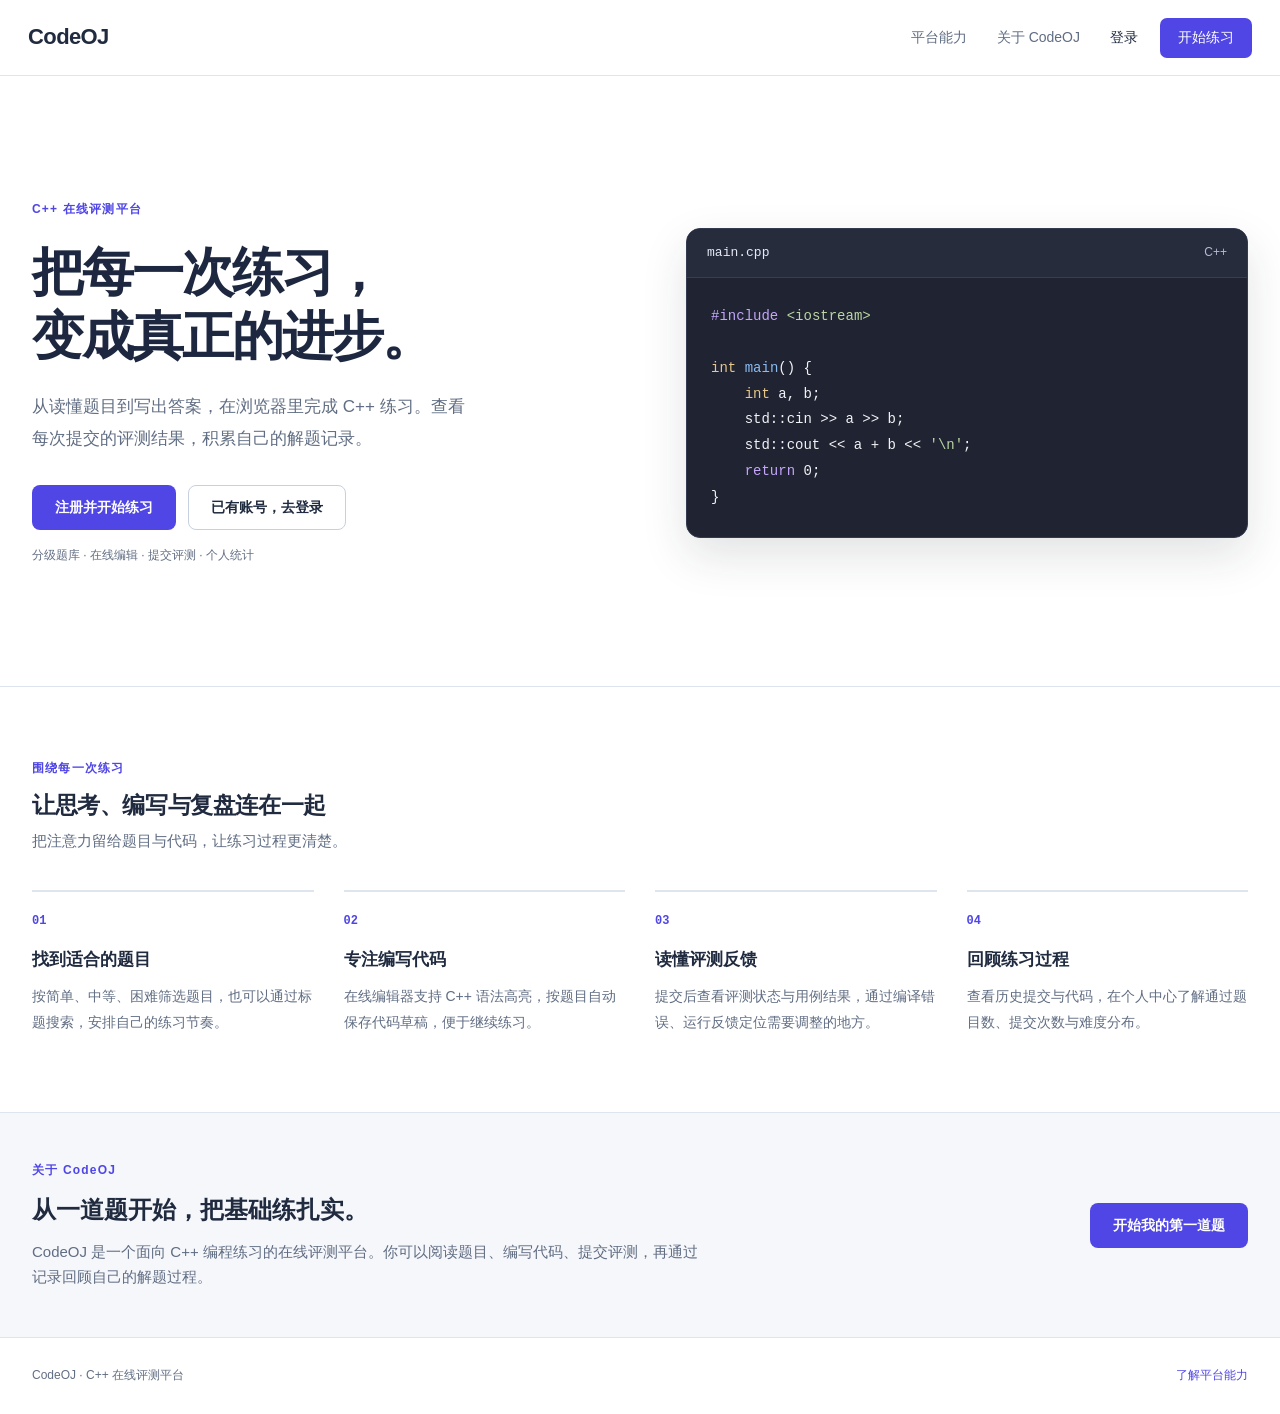
<file: C++/public/index.html>
<!DOCTYPE html>
<html lang="zh-CN">
<head>
    <meta charset="UTF-8">
    <meta name="viewport" content="width=device-width, initial-scale=1.0">
    <meta name="description" content="在 CodeOJ 练习 C++ 编程：浏览分级题库，在线编写代码，查看评测结果与自己的提交记录。">
    <title>CodeOJ - 让每一次编程练习都有收获</title>
    <link rel="stylesheet" href="css/style.css">
</head>
<body>
    <div class="landing-container">
        <header class="landing-header">
            <a href="index.html" class="logo" aria-label="CodeOJ 首页">
                <span class="logo-text">CodeOJ</span>
            </a>
            <nav class="landing-nav" aria-label="首页导航">
                <a href="#features">平台能力</a>
                <a href="#about">关于 CodeOJ</a>
                <a href="login.html" class="btn-login">登录</a>
                <a href="register.html" class="btn-register">开始练习</a>
            </nav>
        </header>

        <main>
            <section class="hero" aria-labelledby="heroTitle">
                <div class="hero-content">
                    <p class="hero-kicker">C++ 在线评测平台</p>
                    <h1 id="heroTitle" class="hero-title">把每一次练习，<br>变成真正的进步。</h1>
                    <p class="hero-subtitle">从读懂题目到写出答案，在浏览器里完成 C++ 练习。查看每次提交的评测结果，积累自己的解题记录。</p>
                    <div class="hero-buttons">
                        <a href="register.html" class="btn-primary">注册并开始练习</a>
                        <a href="login.html" class="btn-secondary">已有账号，去登录</a>
                    </div>
                    <p class="hero-note">分级题库 · 在线编辑 · 提交评测 · 个人统计</p>
                </div>
                <div class="hero-visual" aria-label="C++ 两数求和代码示例">
                    <div class="code-window">
                        <div class="code-header">
                            <span class="filename">main.cpp</span>
                            <span class="code-language">C++</span>
                        </div>
                        <pre class="code-body"><code><span class="kw">#include</span> <span class="str">&lt;iostream&gt;</span>

<span class="type">int</span> <span class="fn">main</span>() {
    <span class="type">int</span> a, b;
    std::cin &gt;&gt; a &gt;&gt; b;
    std::cout &lt;&lt; a + b &lt;&lt; <span class="str">'\n'</span>;
    <span class="kw">return</span> 0;
}</code></pre>
                    </div>
                </div>
            </section>

            <section id="features" class="features" aria-labelledby="featuresTitle">
                <div class="section-heading">
                    <p class="eyebrow">围绕每一次练习</p>
                    <h2 id="featuresTitle">让思考、编写与复盘连在一起</h2>
                    <p>把注意力留给题目与代码，让练习过程更清楚。</p>
                </div>
                <div class="feature-grid">
                    <article class="feature-card">
                        <p class="feature-number" aria-hidden="true">01</p>
                        <h3>找到适合的题目</h3>
                        <p>按简单、中等、困难筛选题目，也可以通过标题搜索，安排自己的练习节奏。</p>
                    </article>
                    <article class="feature-card">
                        <p class="feature-number" aria-hidden="true">02</p>
                        <h3>专注编写代码</h3>
                        <p>在线编辑器支持 C++ 语法高亮，按题目自动保存代码草稿，便于继续练习。</p>
                    </article>
                    <article class="feature-card">
                        <p class="feature-number" aria-hidden="true">03</p>
                        <h3>读懂评测反馈</h3>
                        <p>提交后查看评测状态与用例结果，通过编译错误、运行反馈定位需要调整的地方。</p>
                    </article>
                    <article class="feature-card">
                        <p class="feature-number" aria-hidden="true">04</p>
                        <h3>回顾练习过程</h3>
                        <p>查看历史提交与代码，在个人中心了解通过题目数、提交次数与难度分布。</p>
                    </article>
                </div>
            </section>

            <section id="about" class="about-section" aria-labelledby="aboutTitle">
                <div class="about-content">
                    <div class="about-copy">
                        <p class="eyebrow">关于 CodeOJ</p>
                        <h2 id="aboutTitle">从一道题开始，把基础练扎实。</h2>
                        <p>CodeOJ 是一个面向 C++ 编程练习的在线评测平台。你可以阅读题目、编写代码、提交评测，再通过记录回顾自己的解题过程。</p>
                    </div>
                    <a href="register.html" class="btn-primary">开始我的第一道题</a>
                </div>
            </section>
        </main>

        <footer class="landing-footer">
            <p>CodeOJ · C++ 在线评测平台</p>
            <a href="#features">了解平台能力</a>
        </footer>
    </div>
</body>
</html>
</file>
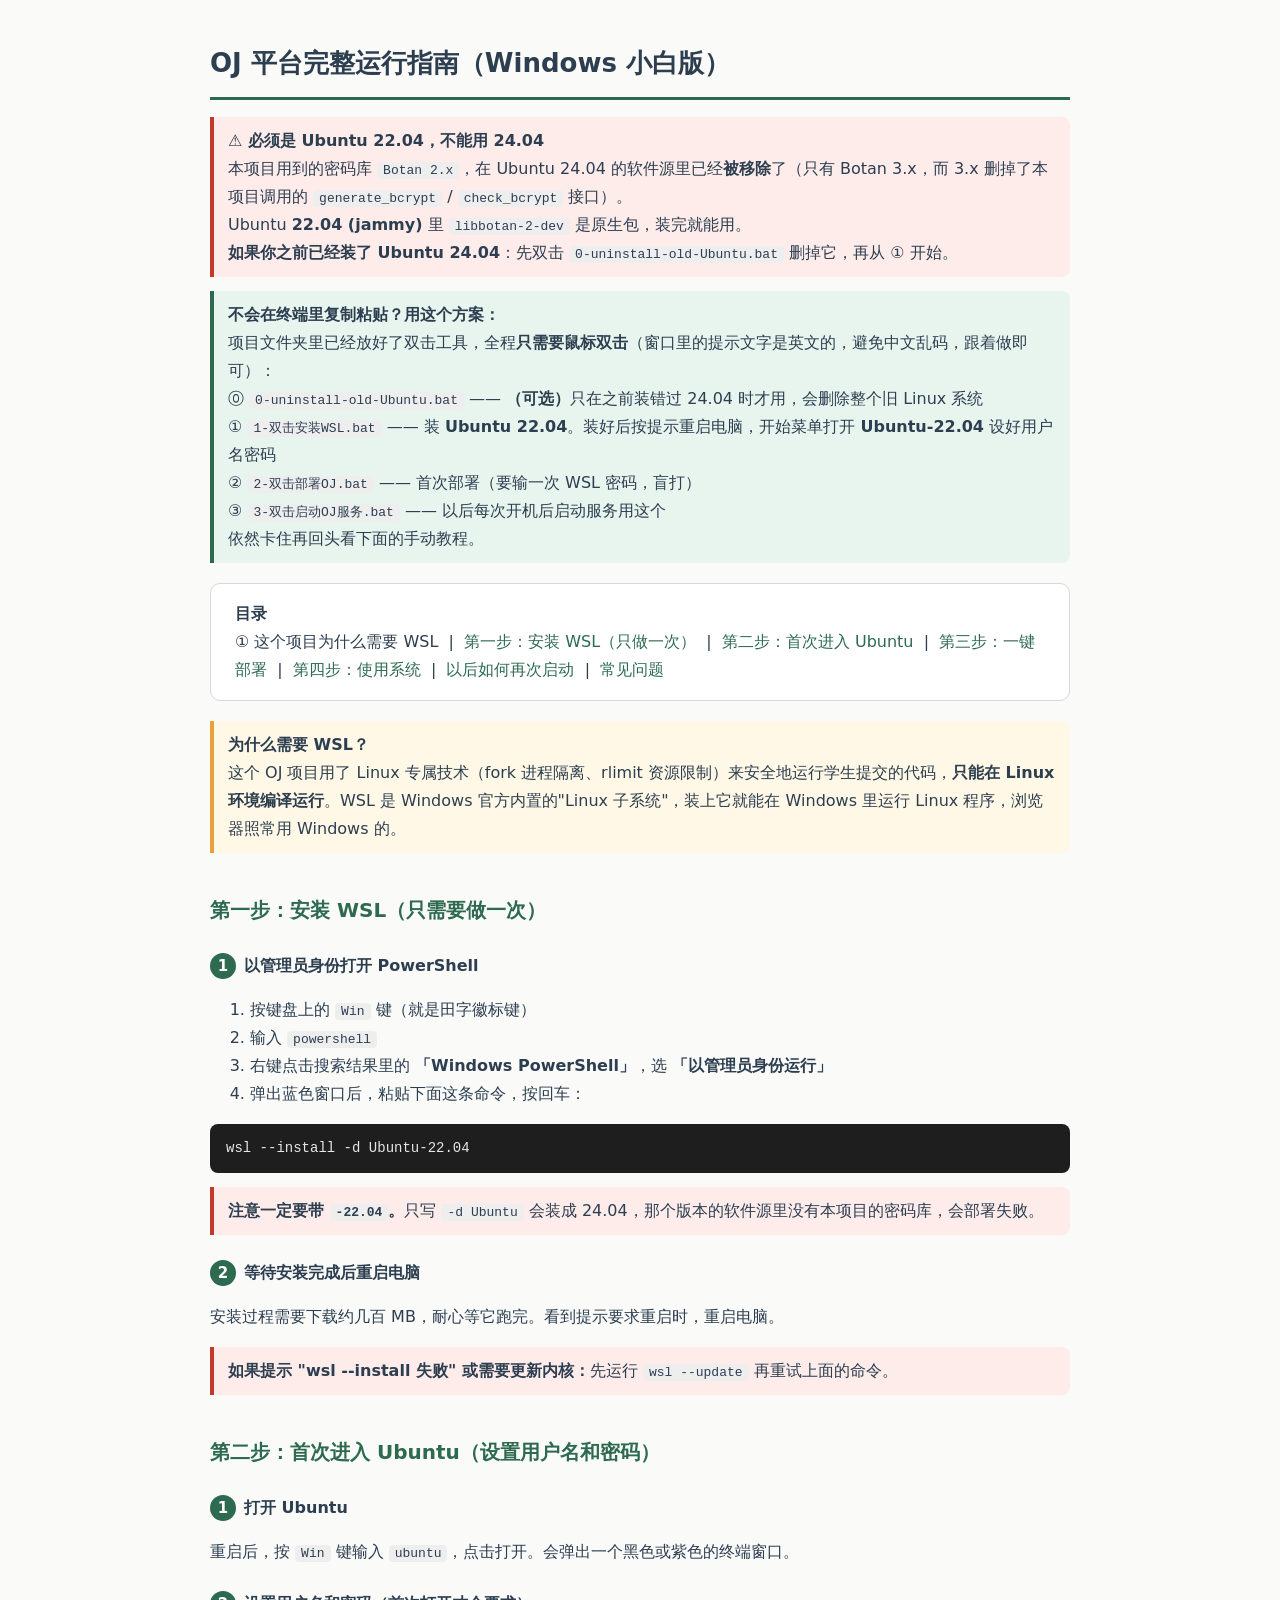
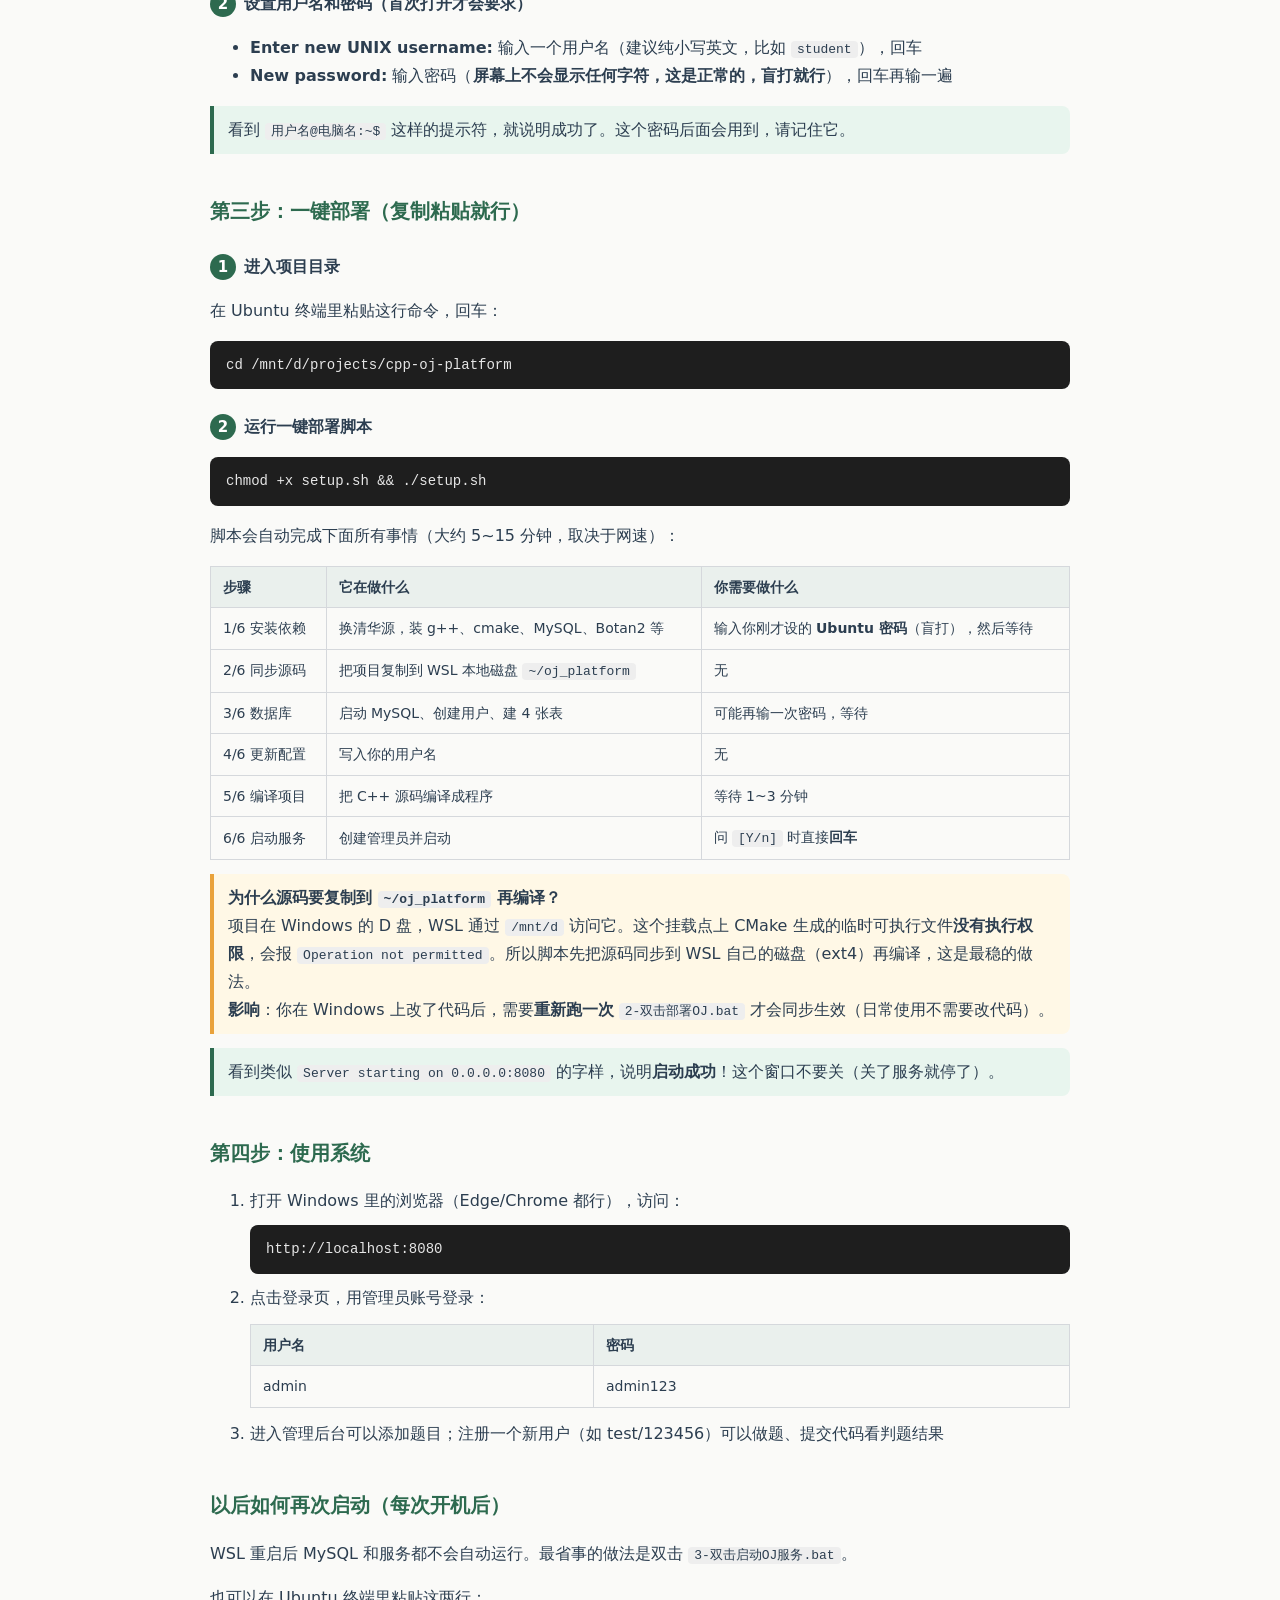
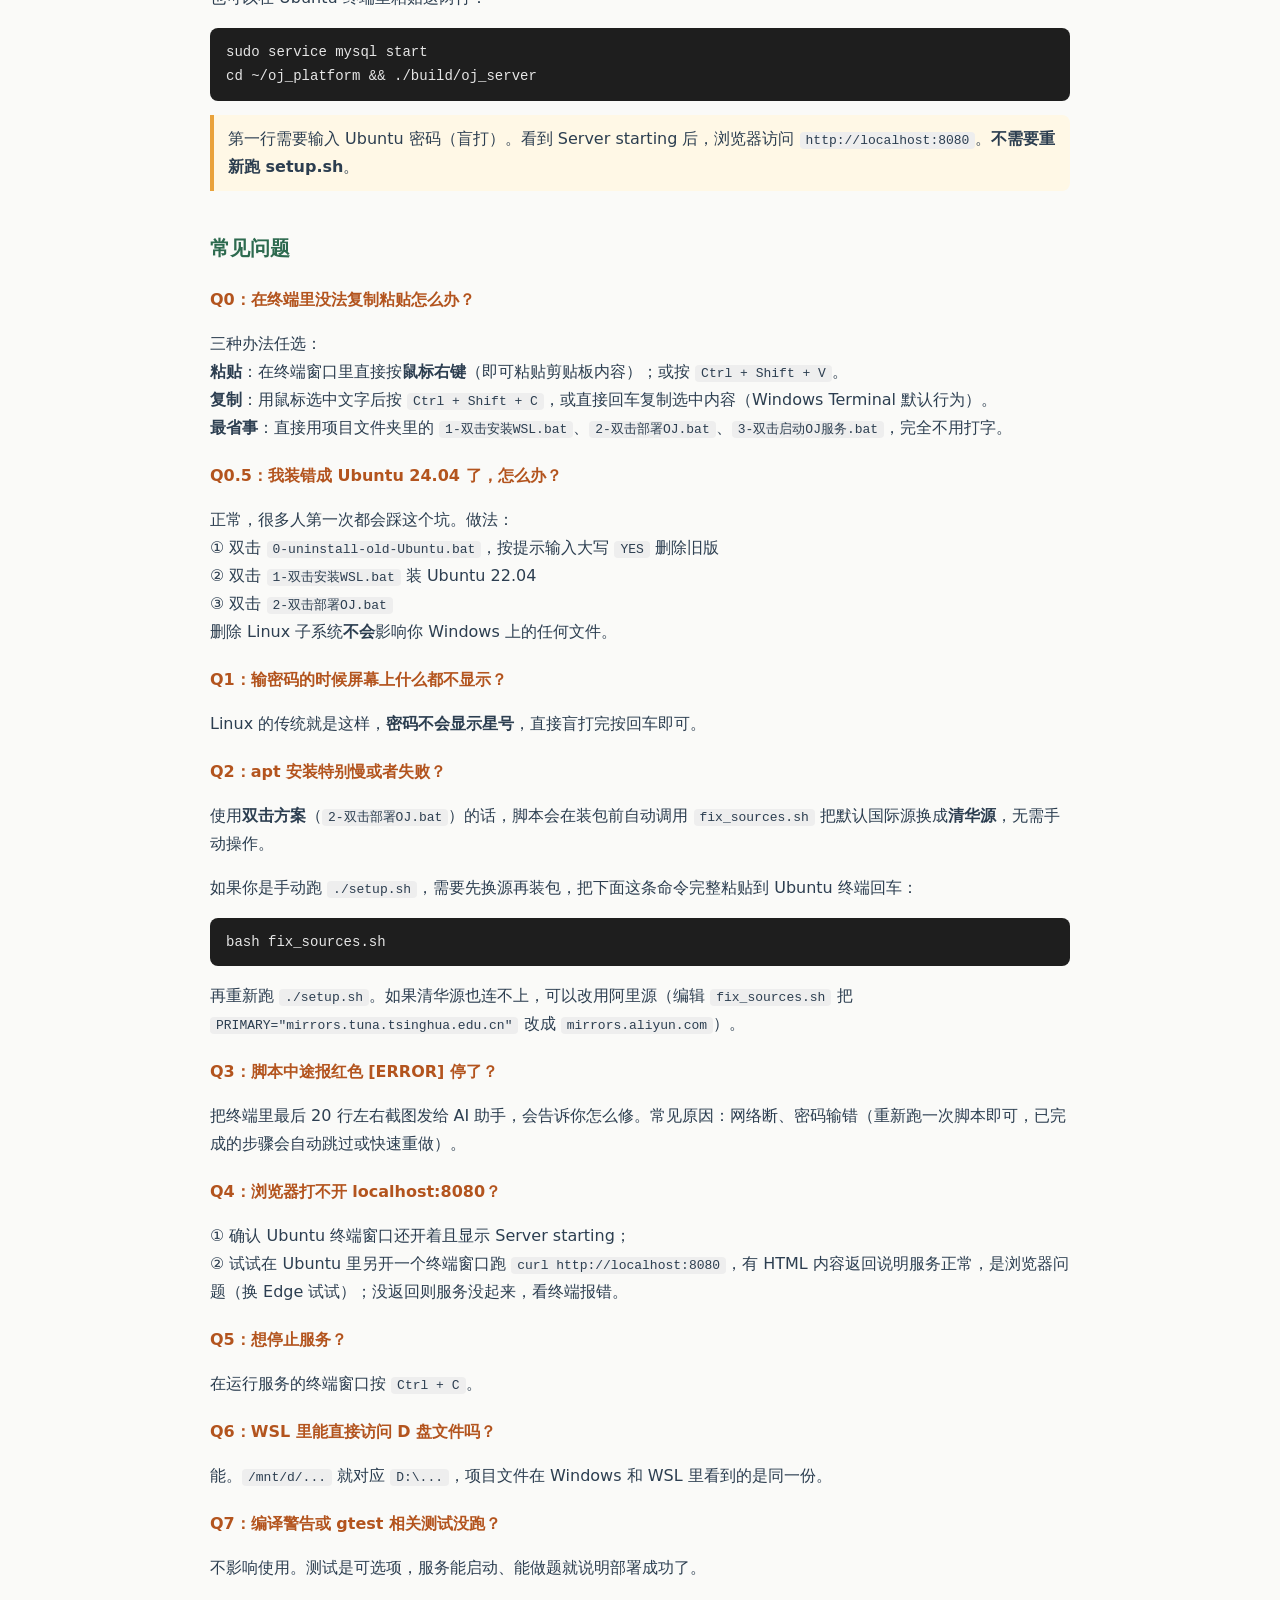
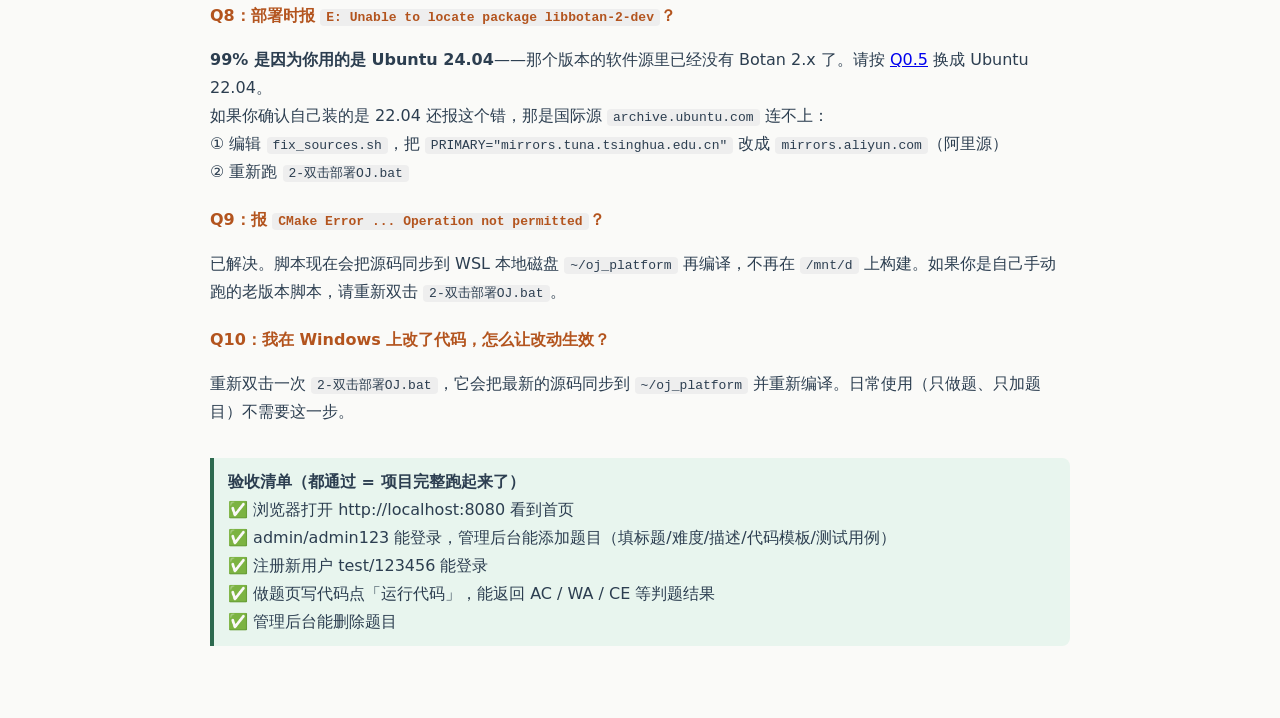
<file: C++/docs/运行指南.html>
<!DOCTYPE html>
<html lang="zh-CN">
<head>
<meta charset="UTF-8">
<meta name="viewport" content="width=device-width, initial-scale=1.0">
<title>OJ 平台运行指南（Windows 小白版）</title>
<style>
  body { font-family: "Microsoft YaHei", system-ui, sans-serif; max-width: 860px; margin: 0 auto; padding: 24px 20px 60px; color: #2c3e50; line-height: 1.75; background: #fafaf8; }
  h1 { font-size: 26px; border-bottom: 3px solid #2d6a4f; padding-bottom: 10px; }
  h2 { font-size: 20px; color: #2d6a4f; margin-top: 40px; }
  h3 { font-size: 16px; margin-top: 24px; }
  .step-num { display: inline-block; background: #2d6a4f; color: #fff; width: 26px; height: 26px; border-radius: 50%; text-align: center; line-height: 26px; font-size: 15px; margin-right: 8px; }
  .cmd { background: #1e1e1e; color: #e6e6e6; padding: 12px 16px; border-radius: 8px; font-family: Consolas, monospace; font-size: 14px; margin: 10px 0; overflow-x: auto; white-space: pre; }
  .cmd .tip { color: #7ec8a9; }
  .note { background: #fff8e6; border-left: 4px solid #e9a23b; padding: 10px 14px; border-radius: 0 8px 8px 0; margin: 14px 0; }
  .warn { background: #fdecea; border-left: 4px solid #c0392b; padding: 10px 14px; border-radius: 0 8px 8px 0; margin: 14px 0; }
  .ok { background: #e8f5ee; border-left: 4px solid #2d6a4f; padding: 10px 14px; border-radius: 0 8px 8px 0; margin: 14px 0; }
  code { background: #eee; padding: 1px 6px; border-radius: 4px; font-family: Consolas, monospace; font-size: 13px; }
  .faq-q { font-weight: bold; margin-top: 20px; color: #b3541e; }
  table { border-collapse: collapse; width: 100%; margin: 12px 0; }
  th, td { border: 1px solid #d5d8dc; padding: 8px 12px; text-align: left; font-size: 14px; }
  th { background: #eaf0ed; }
  .toc { background: #fff; border: 1px solid #d5d8dc; border-radius: 10px; padding: 16px 24px; margin: 20px 0; }
  .toc a { color: #2d6a4f; text-decoration: none; }
</style>
</head>
<body>

<h1>OJ 平台完整运行指南（Windows 小白版）</h1>

<div class="warn">
<b>⚠️ 必须是 Ubuntu 22.04，不能用 24.04</b><br>
本项目用到的密码库 <code>Botan 2.x</code>，在 Ubuntu 24.04 的软件源里已经<b>被移除</b>了（只有 Botan 3.x，而 3.x 删掉了本项目调用的 <code>generate_bcrypt</code> / <code>check_bcrypt</code> 接口）。<br>
Ubuntu <b>22.04 (jammy)</b> 里 <code>libbotan-2-dev</code> 是原生包，装完就能用。<br>
<b>如果你之前已经装了 Ubuntu 24.04</b>：先双击 <code>0-uninstall-old-Ubuntu.bat</code> 删掉它，再从 ① 开始。
</div>

<div class="ok">
<b>不会在终端里复制粘贴？用这个方案：</b><br>
项目文件夹里已经放好了双击工具，全程<b>只需要鼠标双击</b>（窗口里的提示文字是英文的，避免中文乱码，跟着做即可）：<br>
⓪ <code>0-uninstall-old-Ubuntu.bat</code> —— <b>（可选）</b>只在之前装错过 24.04 时才用，会删除整个旧 Linux 系统<br>
① <code>1-双击安装WSL.bat</code> —— 装 <b>Ubuntu 22.04</b>。装好后按提示重启电脑，开始菜单打开 <b>Ubuntu-22.04</b> 设好用户名密码<br>
② <code>2-双击部署OJ.bat</code> —— 首次部署（要输一次 WSL 密码，盲打）<br>
③ <code>3-双击启动OJ服务.bat</code> —— 以后每次开机后启动服务用这个<br>
依然卡住再回头看下面的手动教程。
</div>

<div class="toc">
<b>目录</b><br>
① 这个项目为什么需要 WSL &nbsp;|&nbsp; <a href="#part1">第一步：安装 WSL（只做一次）</a> &nbsp;|&nbsp; <a href="#part2">第二步：首次进入 Ubuntu</a> &nbsp;|&nbsp; <a href="#part3">第三步：一键部署</a> &nbsp;|&nbsp; <a href="#part4">第四步：使用系统</a> &nbsp;|&nbsp; <a href="#part5">以后如何再次启动</a> &nbsp;|&nbsp; <a href="#faq">常见问题</a>
</div>

<div class="note">
<b>为什么需要 WSL？</b><br>
这个 OJ 项目用了 Linux 专属技术（fork 进程隔离、rlimit 资源限制）来安全地运行学生提交的代码，<b>只能在 Linux 环境编译运行</b>。WSL 是 Windows 官方内置的"Linux 子系统"，装上它就能在 Windows 里运行 Linux 程序，浏览器照常用 Windows 的。
</div>

<h2 id="part1">第一步：安装 WSL（只需要做一次）</h2>

<h3><span class="step-num">1</span>以管理员身份打开 PowerShell</h3>
<ol>
  <li>按键盘上的 <code>Win</code> 键（就是田字徽标键）</li>
  <li>输入 <code>powershell</code></li>
  <li>右键点击搜索结果里的 <b>「Windows PowerShell」</b>，选 <b>「以管理员身份运行」</b></li>
  <li>弹出蓝色窗口后，粘贴下面这条命令，按回车：</li>
</ol>
<div class="cmd">wsl --install -d Ubuntu-22.04</div>
<div class="warn"><b>注意一定要带 <code>-22.04</code>。</b>只写 <code>-d Ubuntu</code> 会装成 24.04，那个版本的软件源里没有本项目的密码库，会部署失败。</div>

<h3><span class="step-num">2</span>等待安装完成后重启电脑</h3>
<p>安装过程需要下载约几百 MB，耐心等它跑完。看到提示要求重启时，重启电脑。</p>

<div class="warn"><b>如果提示 "wsl --install 失败" 或需要更新内核：</b>先运行 <code>wsl --update</code> 再重试上面的命令。</div>

<h2 id="part2">第二步：首次进入 Ubuntu（设置用户名和密码）</h2>

<h3><span class="step-num">1</span>打开 Ubuntu</h3>
<p>重启后，按 <code>Win</code> 键输入 <code>ubuntu</code>，点击打开。会弹出一个黑色或紫色的终端窗口。</p>

<h3><span class="step-num">2</span>设置用户名和密码（首次打开才会要求）</h3>
<ul>
  <li><b>Enter new UNIX username:</b> 输入一个用户名（建议纯小写英文，比如 <code>student</code>），回车</li>
  <li><b>New password:</b> 输入密码（<b>屏幕上不会显示任何字符，这是正常的，盲打就行</b>），回车再输一遍</li>
</ul>
<div class="ok">看到 <code>用户名@电脑名:~$</code> 这样的提示符，就说明成功了。这个密码后面会用到，请记住它。</div>

<h2 id="part3">第三步：一键部署（复制粘贴就行）</h2>

<h3><span class="step-num">1</span>进入项目目录</h3>
<p>在 Ubuntu 终端里粘贴这行命令，回车：</p>
<div class="cmd">cd /mnt/d/projects/cpp-oj-platform</div>

<h3><span class="step-num">2</span>运行一键部署脚本</h3>
<div class="cmd">chmod +x setup.sh && ./setup.sh</div>

<p>脚本会自动完成下面所有事情（大约 5~15 分钟，取决于网速）：</p>
<table>
  <tr><th>步骤</th><th>它在做什么</th><th>你需要做什么</th></tr>
  <tr><td>1/6 安装依赖</td><td>换清华源，装 g++、cmake、MySQL、Botan2 等</td><td>输入你刚才设的 <b>Ubuntu 密码</b>（盲打），然后等待</td></tr>
  <tr><td>2/6 同步源码</td><td>把项目复制到 WSL 本地磁盘 <code>~/oj_platform</code></td><td>无</td></tr>
  <tr><td>3/6 数据库</td><td>启动 MySQL、创建用户、建 4 张表</td><td>可能再输一次密码，等待</td></tr>
  <tr><td>4/6 更新配置</td><td>写入你的用户名</td><td>无</td></tr>
  <tr><td>5/6 编译项目</td><td>把 C++ 源码编译成程序</td><td>等待 1~3 分钟</td></tr>
  <tr><td>6/6 启动服务</td><td>创建管理员并启动</td><td>问 <code>[Y/n]</code> 时直接<b>回车</b></td></tr>
</table>

<div class="note">
<b>为什么源码要复制到 <code>~/oj_platform</code> 再编译？</b><br>
项目在 Windows 的 D 盘，WSL 通过 <code>/mnt/d</code> 访问它。这个挂载点上 CMake 生成的临时可执行文件<b>没有执行权限</b>，会报 <code>Operation not permitted</code>。所以脚本先把源码同步到 WSL 自己的磁盘（ext4）再编译，这是最稳的做法。<br>
<b>影响</b>：你在 Windows 上改了代码后，需要<b>重新跑一次</b> <code>2-双击部署OJ.bat</code> 才会同步生效（日常使用不需要改代码）。
</div>

<div class="ok">看到类似 <code>Server starting on 0.0.0.0:8080</code> 的字样，说明<b>启动成功</b>！这个窗口不要关（关了服务就停了）。</div>

<h2 id="part4">第四步：使用系统</h2>

<ol>
  <li>打开 Windows 里的浏览器（Edge/Chrome 都行），访问：
    <div class="cmd">http://localhost:8080</div>
  </li>
  <li>点击登录页，用管理员账号登录：
    <table>
      <tr><th>用户名</th><th>密码</th></tr>
      <tr><td>admin</td><td>admin123</td></tr>
    </table>
  </li>
  <li>进入管理后台可以添加题目；注册一个新用户（如 test/123456）可以做题、提交代码看判题结果</li>
</ol>

<h2 id="part5">以后如何再次启动（每次开机后）</h2>
<p>WSL 重启后 MySQL 和服务都不会自动运行。最省事的做法是双击 <code>3-双击启动OJ服务.bat</code>。</p>
<p>也可以在 Ubuntu 终端里粘贴这两行：</p>
<div class="cmd">sudo service mysql start
cd ~/oj_platform &amp;&amp; ./build/oj_server</div>
<div class="note">第一行需要输入 Ubuntu 密码（盲打）。看到 Server starting 后，浏览器访问 <code>http://localhost:8080</code>。<b>不需要重新跑 setup.sh</b>。</div>

<h2 id="faq">常见问题</h2>

<p class="faq-q">Q0：在终端里没法复制粘贴怎么办？</p>
<p>三种办法任选：<br>
<b>粘贴</b>：在终端窗口里直接按<b>鼠标右键</b>（即可粘贴剪贴板内容）；或按 <code>Ctrl + Shift + V</code>。<br>
<b>复制</b>：用鼠标选中文字后按 <code>Ctrl + Shift + C</code>，或直接回车复制选中内容（Windows Terminal 默认行为）。<br>
<b>最省事</b>：直接用项目文件夹里的 <code>1-双击安装WSL.bat</code>、<code>2-双击部署OJ.bat</code>、<code>3-双击启动OJ服务.bat</code>，完全不用打字。</p>

<p class="faq-q">Q0.5：我装错成 Ubuntu 24.04 了，怎么办？</p>
<p>正常，很多人第一次都会踩这个坑。做法：<br>
① 双击 <code>0-uninstall-old-Ubuntu.bat</code>，按提示输入大写 <code>YES</code> 删除旧版<br>
② 双击 <code>1-双击安装WSL.bat</code> 装 Ubuntu 22.04<br>
③ 双击 <code>2-双击部署OJ.bat</code><br>
删除 Linux 子系统<b>不会</b>影响你 Windows 上的任何文件。</p>

<p class="faq-q">Q1：输密码的时候屏幕上什么都不显示？</p>
<p>Linux 的传统就是这样，<b>密码不会显示星号</b>，直接盲打完按回车即可。</p>

<p class="faq-q">Q2：apt 安装特别慢或者失败？</p>
<p>使用<b>双击方案</b>（<code>2-双击部署OJ.bat</code>）的话，脚本会在装包前自动调用 <code>fix_sources.sh</code> 把默认国际源换成<b>清华源</b>，无需手动操作。</p>
<p>如果你是手动跑 <code>./setup.sh</code>，需要先换源再装包，把下面这条命令完整粘贴到 Ubuntu 终端回车：</p>
<div class="cmd">bash fix_sources.sh</div>
<p>再重新跑 <code>./setup.sh</code>。如果清华源也连不上，可以改用阿里源（编辑 <code>fix_sources.sh</code> 把 <code>PRIMARY="mirrors.tuna.tsinghua.edu.cn"</code> 改成 <code>mirrors.aliyun.com</code>）。</p>

<p class="faq-q">Q3：脚本中途报红色 [ERROR] 停了？</p>
<p>把终端里最后 20 行左右截图发给 AI 助手，会告诉你怎么修。常见原因：网络断、密码输错（重新跑一次脚本即可，已完成的步骤会自动跳过或快速重做）。</p>

<p class="faq-q">Q4：浏览器打不开 localhost:8080？</p>
<p>① 确认 Ubuntu 终端窗口还开着且显示 Server starting；<br>
② 试试在 Ubuntu 里另开一个终端窗口跑 <code>curl http://localhost:8080</code>，有 HTML 内容返回说明服务正常，是浏览器问题（换 Edge 试试）；没返回则服务没起来，看终端报错。</p>

<p class="faq-q">Q5：想停止服务？</p>
<p>在运行服务的终端窗口按 <code>Ctrl + C</code>。</p>

<p class="faq-q">Q6：WSL 里能直接访问 D 盘文件吗？</p>
<p>能。<code>/mnt/d/...</code> 就对应 <code>D:\...</code>，项目文件在 Windows 和 WSL 里看到的是同一份。</p>

<p class="faq-q">Q7：编译警告或 gtest 相关测试没跑？</p>
<p>不影响使用。测试是可选项，服务能启动、能做题就说明部署成功了。</p>

<p class="faq-q">Q8：部署时报 <code>E: Unable to locate package libbotan-2-dev</code>？</p>
<p><b>99% 是因为你用的是 Ubuntu 24.04</b>——那个版本的软件源里已经没有 Botan 2.x 了。请按 <a href="#faq">Q0.5</a> 换成 Ubuntu 22.04。<br>
如果你确认自己装的是 22.04 还报这个错，那是国际源 <code>archive.ubuntu.com</code> 连不上：<br>
① 编辑 <code>fix_sources.sh</code>，把 <code>PRIMARY="mirrors.tuna.tsinghua.edu.cn"</code> 改成 <code>mirrors.aliyun.com</code>（阿里源）<br>
② 重新跑 <code>2-双击部署OJ.bat</code></p>

<p class="faq-q">Q9：报 <code>CMake Error ... Operation not permitted</code>？</p>
<p>已解决。脚本现在会把源码同步到 WSL 本地磁盘 <code>~/oj_platform</code> 再编译，不再在 <code>/mnt/d</code> 上构建。如果你是自己手动跑的老版本脚本，请重新双击 <code>2-双击部署OJ.bat</code>。</p>

<p class="faq-q">Q10：我在 Windows 上改了代码，怎么让改动生效？</p>
<p>重新双击一次 <code>2-双击部署OJ.bat</code>，它会把最新的源码同步到 <code>~/oj_platform</code> 并重新编译。日常使用（只做题、只加题目）不需要这一步。</p>

<div class="ok" style="margin-top:32px">
<b>验收清单（都通过 = 项目完整跑起来了）</b><br>
✅ 浏览器打开 http://localhost:8080 看到首页<br>
✅ admin/admin123 能登录，管理后台能添加题目（填标题/难度/描述/代码模板/测试用例）<br>
✅ 注册新用户 test/123456 能登录<br>
✅ 做题页写代码点「运行代码」，能返回 AC / WA / CE 等判题结果<br>
✅ 管理后台能删除题目
</div>

</body>
</html>
</file>
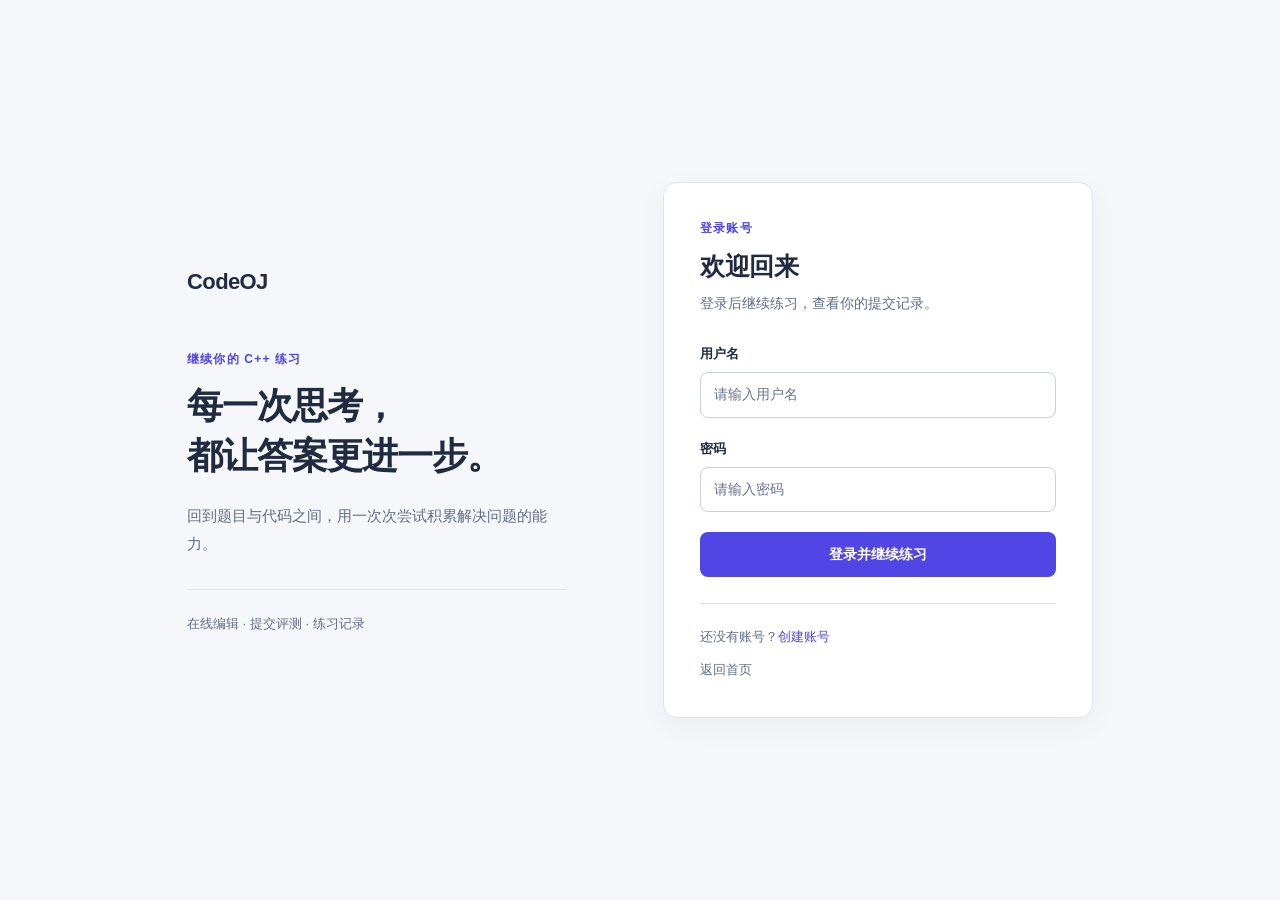
<file: C++/public/admin.html>
<!DOCTYPE html>
<html lang="zh-CN">
<head>
    <meta charset="UTF-8">
    <meta name="viewport" content="width=device-width, initial-scale=1.0">
    <title>管理后台 - CodeOJ</title>
    <link rel="stylesheet" href="css/style.css">
</head>
<body>
    <a class="skip-link" href="#mainContent">跳到主要内容</a>
    <div class="app-container">
        <header class="app-header">
            <div class="header-left">
                <a href="index.html" class="logo">
                    <span class="logo-icon">&lt;/&gt;</span>
                    <span class="logo-text">CodeOJ</span>
                </a>
                <nav class="app-nav" aria-label="主要导航">
                    <a href="problem_list.html" class="nav-link">题库</a>
                    <a href="submissions.html" class="nav-link">提交记录</a>
                    <a href="leaderboard.html" class="nav-link">排行榜</a>
                    <a href="profile.html" class="nav-link">个人中心</a>
                </nav>
            </div>
            <div class="header-right">
                <span id="userInfo" class="user-info"></span>
                <a href="admin.html" id="adminLink" class="admin-link hidden" aria-current="page">管理后台</a>
                <button id="logoutBtn" class="btn-logout" type="button">退出</button>
            </div>
        </header>
        
        <main id="mainContent" tabindex="-1" class="main-content admin-layout">
            <div class="page-heading admin-heading">
                <p class="eyebrow">ADMINISTRATION</p>
                <h1>题目管理</h1>
                <p class="page-description">维护题目内容、代码模板与测试用例。</p>
            </div>
            <section class="admin-panel create-panel" aria-labelledby="createHeading">
                <div class="section-heading">
                    <h2 id="createHeading">新增题目</h2>
                    <p class="page-description">填写题目内容，并配置评测所需的输入与期望输出。</p>
                </div>
                <form id="createProblemForm" class="admin-form">
                    <div class="form-group">
                        <label for="title">标题</label>
                        <input type="text" id="title" placeholder="为题目起一个清晰的标题" required>
                    </div>
                    <div class="form-group">
                        <label for="difficulty">难度</label>
                        <select id="difficulty">
                            <option value="Easy">简单 · Easy</option>
                            <option value="Medium">中等 · Medium</option>
                            <option value="Hard">困难 · Hard</option>
                        </select>
                    </div>
                    <div class="form-group">
                        <label for="content">题目描述</label>
                        <p class="form-hint" id="contentHint">支持 Markdown，可填写题目要求、输入输出格式与示例。</p>
                        <textarea id="content" rows="8" aria-describedby="contentHint" required></textarea>
                    </div>
                    <div class="form-group">
                        <label for="template">代码模板</label>
                        <textarea id="template" rows="7" spellcheck="false">#include <iostream>
using namespace std;

int main() {
    
    return 0;
}</textarea>
                    </div>
                    <div class="form-group">
                        <span class="form-label" id="testCaseLabel">测试用例</span>
                        <p class="form-hint">每行配置一组输入和期望输出，可添加多组测试用例。</p>
                        <div id="testCaseContainer" class="testcase-container" role="group" aria-labelledby="testCaseLabel">
                            <div class="testcase-item">
                                <input type="text" class="tc-input" placeholder="输入" aria-label="测试用例输入">
                                <input type="text" class="tc-expected" placeholder="期望输出" aria-label="测试用例期望输出">
                                <button type="button" class="btn-remove-tc" aria-label="删除此测试用例">&times;</button>
                            </div>
                        </div>
                        <button type="button" id="addTestCaseBtn" class="btn-add">添加测试用例</button>
                    </div>
                    <div id="createError" class="error-message" role="alert"></div>
                    <div id="createSuccess" class="success-message" role="status"></div>
                    <button type="submit" class="btn-submit">创建题目</button>
                </form>
            </section>
            
            <section class="admin-panel list-panel" aria-labelledby="manageHeading">
                <div class="section-heading">
                    <h2 id="manageHeading">已有题目</h2>
                    <p class="page-description">删除操作会移除题目，请确认后操作。</p>
                </div>
                <div id="adminProblemList" class="admin-problem-list">
                    <div class="loading">加载中...</div>
                </div>
            </section>
        </main>
    </div>
    <script src="js/api.js"></script>
    <script src="js/auth.js"></script>
    <script src="js/admin.js"></script>
</body>
</html>
</file>
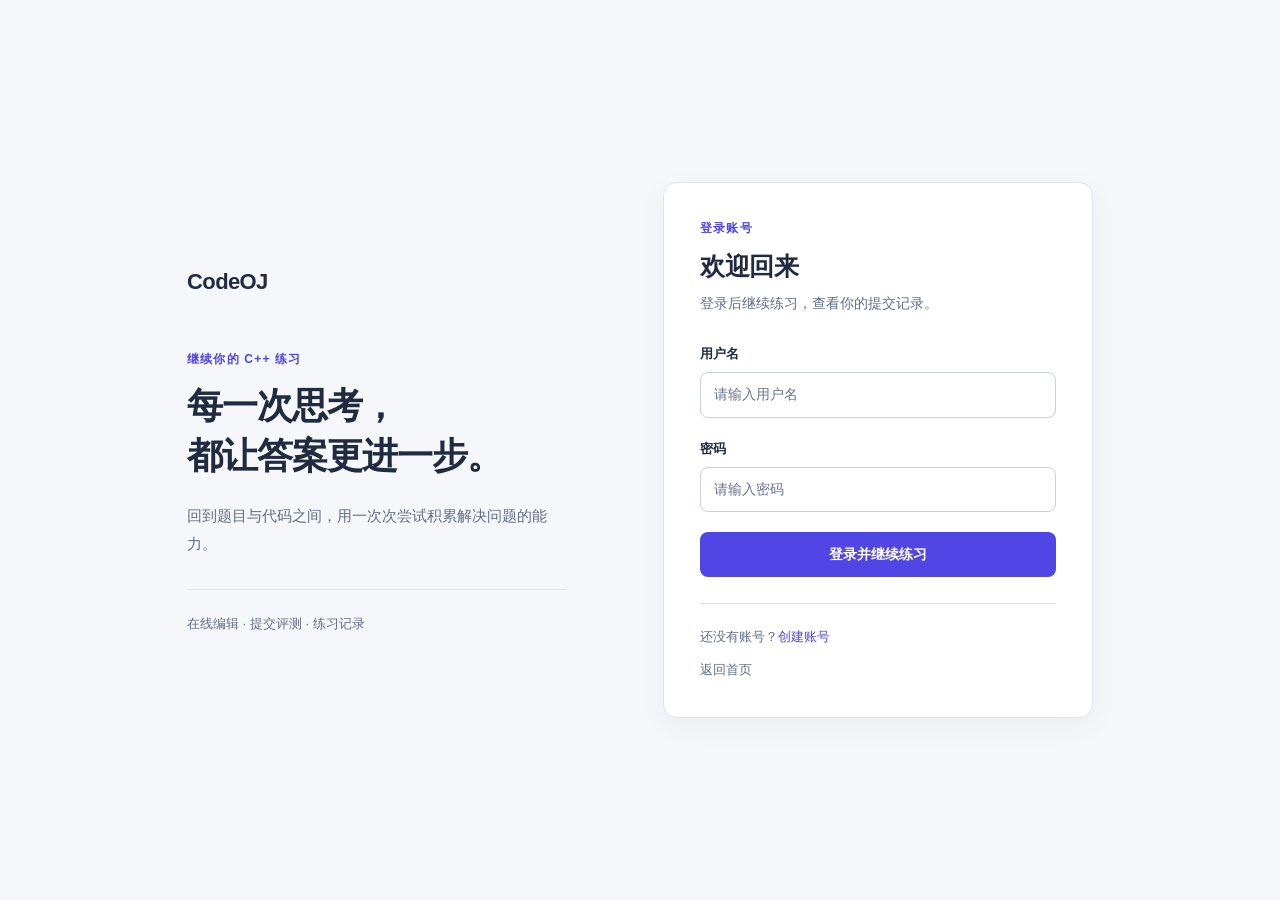
<file: C++/public/leaderboard.html>
<!DOCTYPE html>
<html lang="zh-CN">
<head>
    <meta charset="UTF-8">
    <meta name="viewport" content="width=device-width, initial-scale=1.0">
    <title>排行榜 - CodeOJ</title>
    <link rel="stylesheet" href="css/style.css">
</head>
<body>
    <a class="skip-link" href="#mainContent">跳到主要内容</a>
    <div class="app-container">
        <header class="app-header">
            <div class="header-left">
                <a href="index.html" class="logo">
                    <span class="logo-icon">&lt;/&gt;</span>
                    <span class="logo-text">CodeOJ</span>
                </a>
                <nav class="app-nav" aria-label="主要导航">
                    <a href="problem_list.html" class="nav-link">题库</a>
                    <a href="submissions.html" class="nav-link">提交记录</a>
                    <a href="leaderboard.html" class="nav-link" aria-current="page">排行榜</a>
                    <a href="profile.html" class="nav-link">个人中心</a>
                </nav>
            </div>
            <div class="header-right">
                <span id="userInfo" class="user-info"></span>
                <a href="admin.html" id="adminLink" class="admin-link hidden">管理后台</a>
                <button id="logoutBtn" class="btn-logout" type="button">退出</button>
            </div>
        </header>

        <main id="mainContent" tabindex="-1" class="main-content">
            <div class="page-heading">
                <p class="eyebrow">LEADERBOARD</p>
                <h1>排行榜</h1>
                <p class="page-description leaderboard-subtitle">按通过题目数排名，并列时提交次数少者靠前，展示前 50 名。</p>
            </div>
            <div class="list-columns leaderboard-columns" aria-hidden="true">
                <span>排名</span><span>用户</span><span>通过题目 / 提交次数</span>
            </div>
            <div id="leaderboardList" class="leaderboard-list">
                <div class="loading">加载中...</div>
            </div>
        </main>
    </div>
    <script src="js/api.js"></script>
    <script src="js/auth.js"></script>
    <script src="js/leaderboard.js"></script>
</body>
</html>
</file>
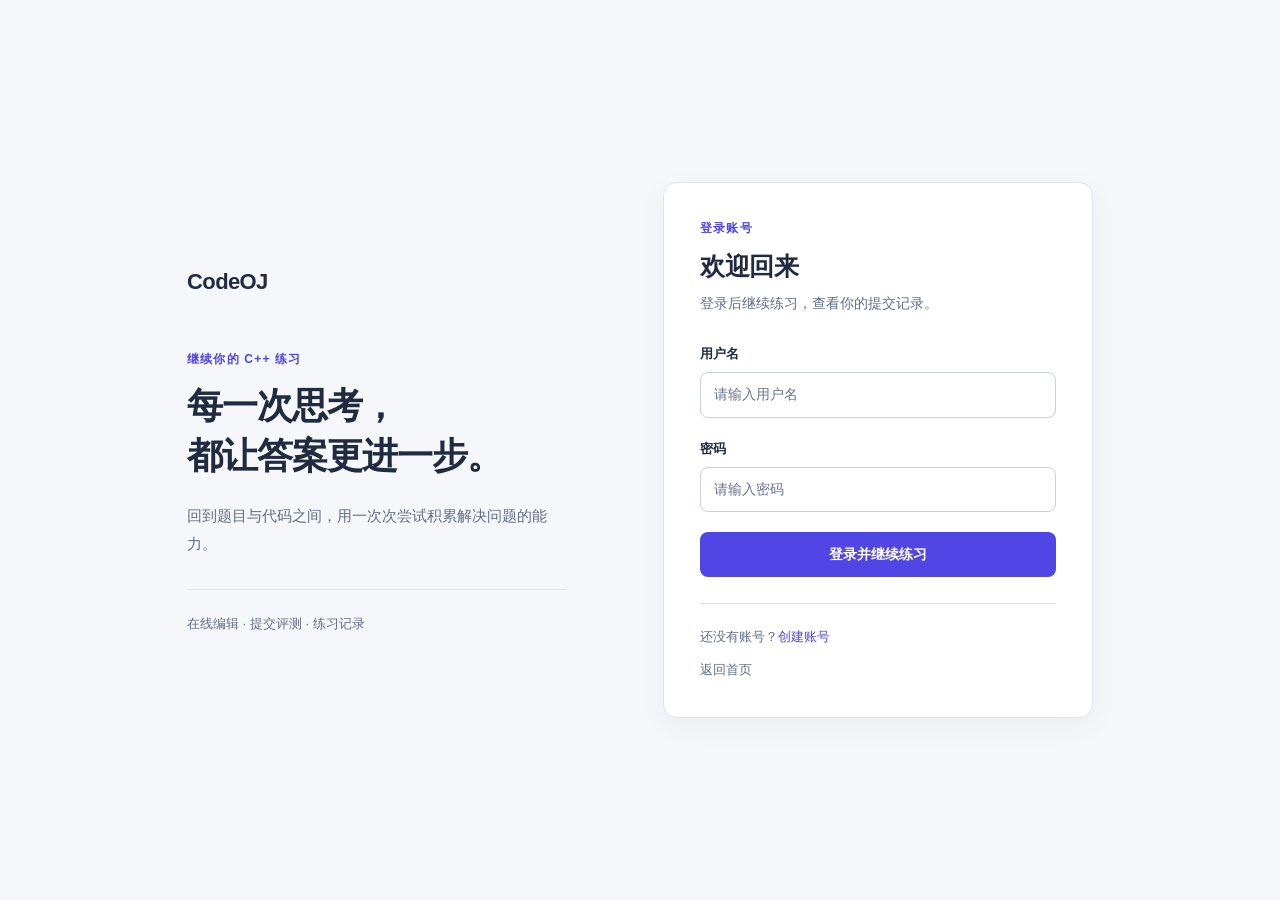
<file: C++/public/login.html>
<!DOCTYPE html>
<html lang="zh-CN">
<head>
    <meta charset="UTF-8">
    <meta name="viewport" content="width=device-width, initial-scale=1.0">
    <title>登录 - CodeOJ</title>
    <link rel="stylesheet" href="css/style.css">
</head>
<body>
    <main class="auth-container">
        <section class="auth-intro" aria-labelledby="authIntroTitle">
            <a href="index.html" class="logo" aria-label="CodeOJ 首页">
                <span class="logo-text">CodeOJ</span>
            </a>
            <p class="eyebrow">继续你的 C++ 练习</p>
            <h1 id="authIntroTitle">每一次思考，<br>都让答案更进一步。</h1>
            <p>回到题目与代码之间，用一次次尝试积累解决问题的能力。</p>
            <p class="auth-intro-note">在线编辑 · 提交评测 · 练习记录</p>
        </section>
        <section class="auth-card" aria-labelledby="loginTitle">
            <div class="auth-header">
                <p class="eyebrow">登录账号</p>
                <h2 id="loginTitle">欢迎回来</h2>
                <p>登录后继续练习，查看你的提交记录。</p>
            </div>
            <form id="loginForm" class="auth-form">
                <div class="form-group">
                    <label for="username">用户名</label>
                    <input type="text" id="username" name="username" placeholder="请输入用户名" autocomplete="username" autocapitalize="none" spellcheck="false" required>
                </div>
                <div class="form-group">
                    <label for="password">密码</label>
                    <input type="password" id="password" name="password" placeholder="请输入密码" autocomplete="current-password" required>
                </div>
                <div id="loginError" class="error-message" role="alert" aria-live="polite"></div>
                <button type="submit" class="btn-submit">登录并继续练习</button>
            </form>
            <div class="auth-footer">
                <p>还没有账号？<a href="register.html">创建账号</a></p>
                <a href="index.html" class="back-link">返回首页</a>
            </div>
        </section>
    </main>
    <script src="js/api.js"></script>
    <script src="js/auth.js"></script>
</body>
</html>
</file>
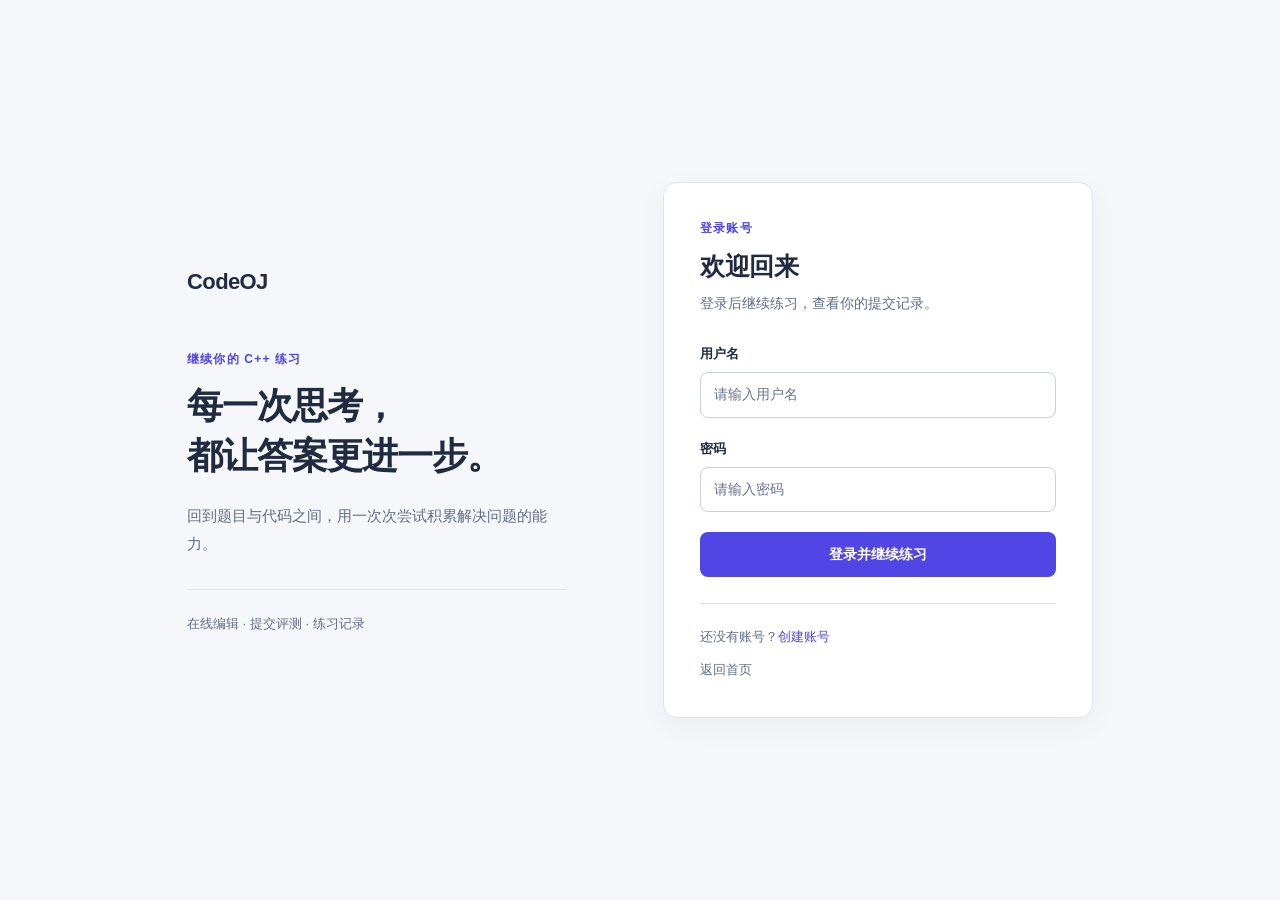
<file: C++/public/problem.html>
<!DOCTYPE html>
<html lang="zh-CN">
<head>
    <meta charset="UTF-8">
    <meta name="viewport" content="width=device-width, initial-scale=1.0">
    <title>题目详情 - CodeOJ</title>
    <link rel="stylesheet" href="css/style.css">
    <!-- Ace 编辑器：本地 vendor 副本（离线可用），加载失败时自动降级为 textarea -->
    <script src="vendor/ace/ace.min.js"
            onerror="window.__aceFailed = true"></script>
    <script src="vendor/ace/mode-c_cpp.min.js"></script>
    <script src="vendor/ace/theme-monokai.min.js"></script>
</head>
<body>
    <a class="skip-link" href="#mainContent">跳到主要内容</a>
    <div class="app-container">
        <header class="app-header">
            <div class="header-left">
                <a href="index.html" class="logo">
                    <span class="logo-icon">&lt;/&gt;</span>
                    <span class="logo-text">CodeOJ</span>
                </a>
                <nav class="app-nav" aria-label="主要导航">
                    <a href="problem_list.html" class="nav-link" aria-current="page">题库</a>
                    <a href="submissions.html" class="nav-link">提交记录</a>
                    <a href="leaderboard.html" class="nav-link">排行榜</a>
                    <a href="profile.html" class="nav-link">个人中心</a>
                </nav>
            </div>
            <div class="header-right">
                <span id="userInfo" class="user-info"></span>
                <a href="admin.html" id="adminLink" class="admin-link hidden">管理后台</a>
                <button id="logoutBtn" class="btn-logout" type="button">退出</button>
            </div>
        </header>
        
        <main id="mainContent" tabindex="-1" class="main-content split-layout">
            <section class="problem-panel" aria-labelledby="problemTitle">
                <div class="workspace-heading">
                    <p class="eyebrow">PROBLEM</p>
                    <a href="problem_list.html" class="back-link page-back">返回题库</a>
                </div>
                <div class="problem-header">
                    <h1 id="problemTitle">加载中...</h1>
                    <span id="problemDifficulty" class="difficulty-tag"></span>
                </div>
                <div id="problemContent" class="problem-content"></div>
                <div class="testcase-section">
                    <h2>测试用例</h2>
                    <div id="testCases" class="testcase-list"></div>
                </div>
            </section>
            
            <section class="editor-panel" aria-label="代码编辑与评测">
                <div class="editor-toolbar">
                    <span class="toolbar-title">C++ 编辑器</span>
                    <button id="runBtn" class="btn-run" type="button" aria-busy="false">运行代码</button>
                </div>
                <div id="editor" class="code-editor" role="region" aria-label="C++ 代码编辑器"></div>
                <div id="resultPanel" class="result-panel hidden" aria-live="polite" aria-atomic="false" aria-busy="false">
                    <div class="result-header">
                        <span id="resultStatus" class="result-status"></span>
                        <span id="resultMessage"></span>
                    </div>
                    <div id="resultDetails" class="result-details"></div>
                </div>
            </section>
        </main>
    </div>
    <script src="js/api.js"></script>
    <script src="js/auth.js"></script>
    <script src="js/problem_detail.js"></script>
</body>
</html>
</file>
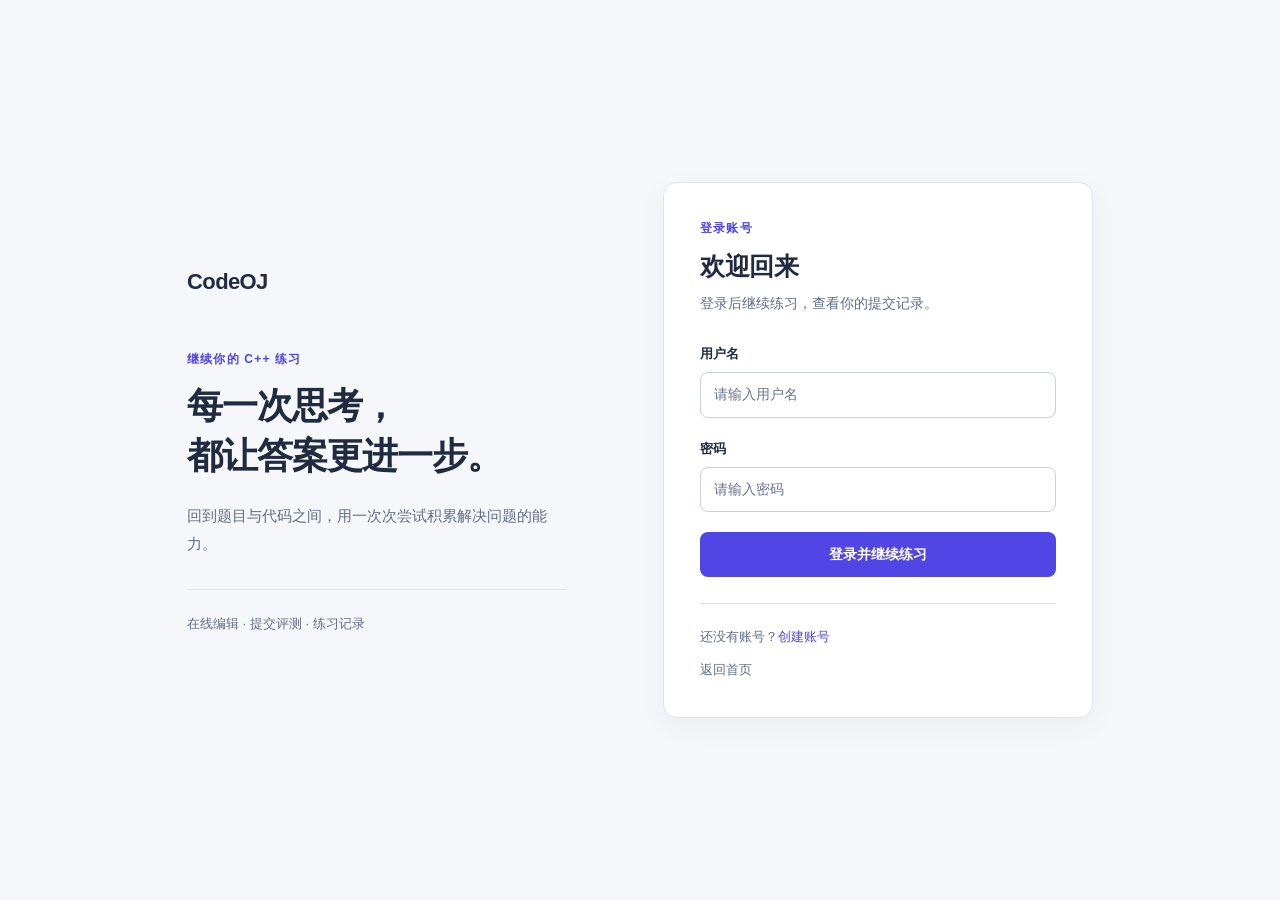
<file: C++/public/problem_list.html>
<!DOCTYPE html>
<html lang="zh-CN">
<head>
    <meta charset="UTF-8">
    <meta name="viewport" content="width=device-width, initial-scale=1.0">
    <title>题目列表 - CodeOJ</title>
    <link rel="stylesheet" href="css/style.css">
</head>
<body>
    <a class="skip-link" href="#mainContent">跳到主要内容</a>
    <div class="app-container">
        <header class="app-header">
            <div class="header-left">
                <a href="index.html" class="logo">
                    <span class="logo-icon">&lt;/&gt;</span>
                    <span class="logo-text">CodeOJ</span>
                </a>
                <nav class="app-nav" aria-label="主要导航">
                    <a href="problem_list.html" class="nav-link" aria-current="page">题库</a>
                    <a href="submissions.html" class="nav-link">提交记录</a>
                    <a href="leaderboard.html" class="nav-link">排行榜</a>
                    <a href="profile.html" class="nav-link">个人中心</a>
                </nav>
            </div>
            <div class="header-right">
                <span id="userInfo" class="user-info"></span>
                <a href="admin.html" id="adminLink" class="admin-link hidden">管理后台</a>
                <button id="logoutBtn" class="btn-logout" type="button">退出</button>
            </div>
        </header>
        
        <main id="mainContent" tabindex="-1" class="main-content">
            <div class="page-heading">
                <p class="eyebrow">PROBLEM SET</p>
                <h1>题库</h1>
                <p class="page-description">从一道题开始，在编写、提交与调试中积累解题经验。</p>
            </div>
            <div class="list-toolbar">
                <div class="filter-bar">
                    <label class="sr-only" for="searchInput">搜索题目标题</label>
                    <input type="search" id="searchInput" class="search-input" placeholder="搜索题目标题">
                    <div class="filter-group" role="group" aria-label="按难度筛选">
                        <button class="filter-btn active" data-filter="all" type="button" aria-pressed="true">全部</button>
                        <button class="filter-btn" data-filter="Easy" type="button" aria-pressed="false">简单</button>
                        <button class="filter-btn" data-filter="Medium" type="button" aria-pressed="false">中等</button>
                        <button class="filter-btn" data-filter="Hard" type="button" aria-pressed="false">困难</button>
                    </div>
                </div>
            </div>
            <div class="list-columns problem-columns" aria-hidden="true">
                <span>编号</span><span>题目</span><span>难度</span><span>创建时间</span>
            </div>
            <div id="problemList" class="problem-list">
                <div class="loading">加载中...</div>
            </div>
            <div id="pagination" class="pagination"></div>
        </main>
    </div>
    <script src="js/api.js"></script>
    <script src="js/auth.js"></script>
    <script src="js/problem.js"></script>
</body>
</html>
</file>
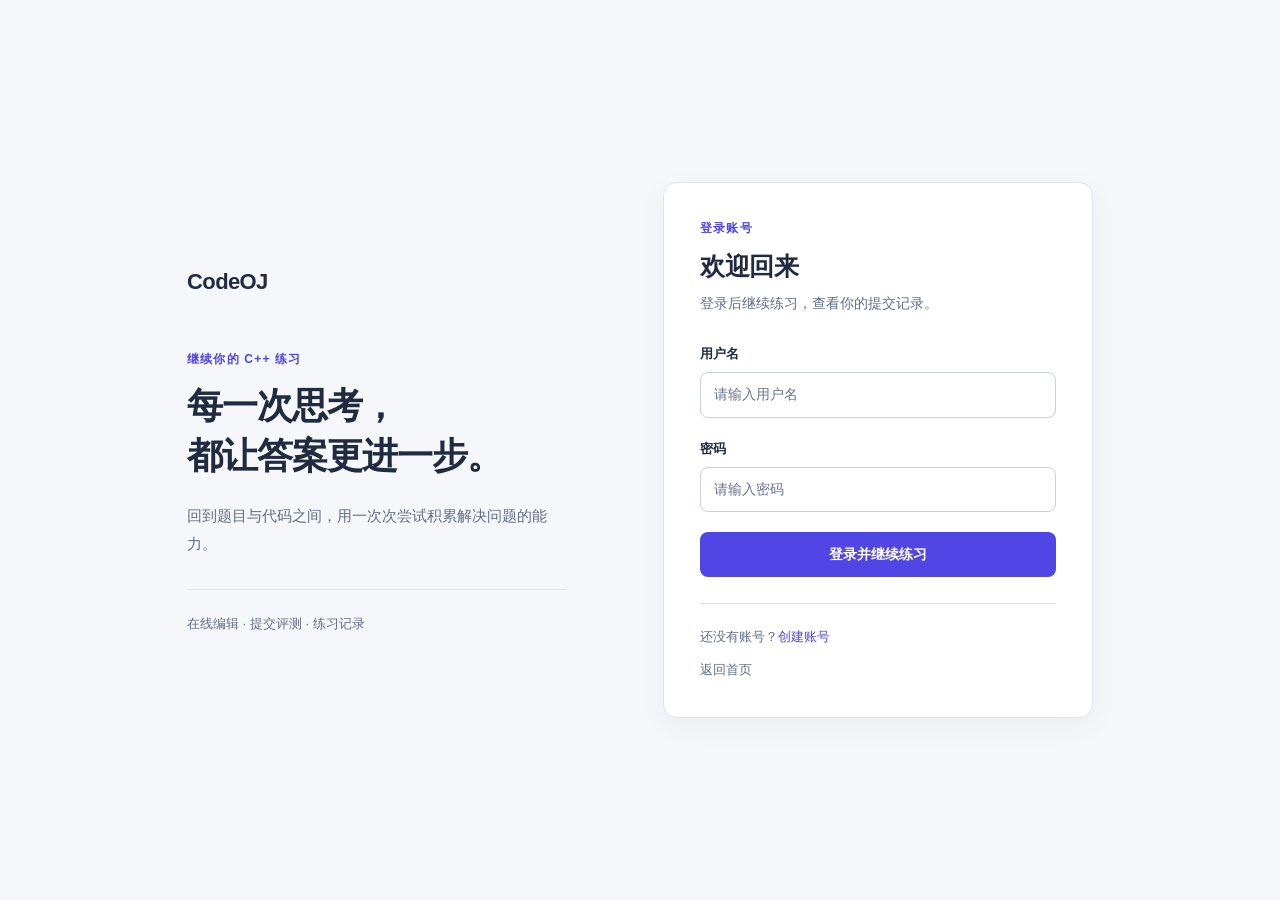
<file: C++/public/profile.html>
<!DOCTYPE html>
<html lang="zh-CN">
<head>
    <meta charset="UTF-8">
    <meta name="viewport" content="width=device-width, initial-scale=1.0">
    <title>个人中心 - CodeOJ</title>
    <link rel="stylesheet" href="css/style.css">
</head>
<body>
    <a class="skip-link" href="#mainContent">跳到主要内容</a>
    <div class="app-container">
        <header class="app-header">
            <div class="header-left">
                <a href="index.html" class="logo">
                    <span class="logo-icon">&lt;/&gt;</span>
                    <span class="logo-text">CodeOJ</span>
                </a>
                <nav class="app-nav" aria-label="主要导航">
                    <a href="problem_list.html" class="nav-link">题库</a>
                    <a href="submissions.html" class="nav-link">提交记录</a>
                    <a href="leaderboard.html" class="nav-link">排行榜</a>
                    <a href="profile.html" class="nav-link" aria-current="page">个人中心</a>
                </nav>
            </div>
            <div class="header-right">
                <span id="userInfo" class="user-info"></span>
                <a href="admin.html" id="adminLink" class="admin-link hidden">管理后台</a>
                <button id="logoutBtn" class="btn-logout" type="button">退出</button>
            </div>
        </header>

        <main id="mainContent" tabindex="-1" class="main-content profile-layout">
            <div class="profile-header">
                <div class="profile-avatar" id="profileAvatar">?</div>
                <div>
                    <p class="eyebrow">MY PROFILE</p>
                    <h1 id="profileUsername">加载中...</h1>
                    <p class="profile-subtitle" id="profileRole"></p>
                </div>
            </div>

            <div class="stats-grid" role="group" aria-label="个人练习统计">
                <div class="stat-card">
                    <div class="stat-value" id="statSolved">-</div>
                    <div class="stat-label">通过题目</div>
                </div>
                <div class="stat-card">
                    <div class="stat-value" id="statAttempted">-</div>
                    <div class="stat-label">尝试题目</div>
                </div>
                <div class="stat-card">
                    <div class="stat-value" id="statSubmissions">-</div>
                    <div class="stat-label">提交次数</div>
                </div>
                <div class="stat-card">
                    <div class="stat-value" id="statRate">-</div>
                    <div class="stat-label">通过率</div>
                </div>
            </div>

            <div class="profile-panels">
                <section class="profile-panel" aria-labelledby="difficultyHeading">
                    <div class="section-heading">
                        <h2 id="difficultyHeading">难度分布</h2>
                        <p class="page-description">各难度题目的完成进度</p>
                    </div>
                    <div id="difficultyBars" class="difficulty-bars">
                        <div class="loading">加载中...</div>
                    </div>
                </section>
                <section class="profile-panel" aria-labelledby="recentHeading">
                    <div class="section-heading">
                        <h2 id="recentHeading">最近提交</h2>
                        <a href="submissions.html" class="back-link">查看全部</a>
                    </div>
                    <div id="recentSubmissions" class="recent-submissions">
                        <div class="loading">加载中...</div>
                    </div>
                </section>
            </div>
        </main>
    </div>
    <script src="js/api.js"></script>
    <script src="js/auth.js"></script>
    <script src="js/profile.js"></script>
</body>
</html>
</file>
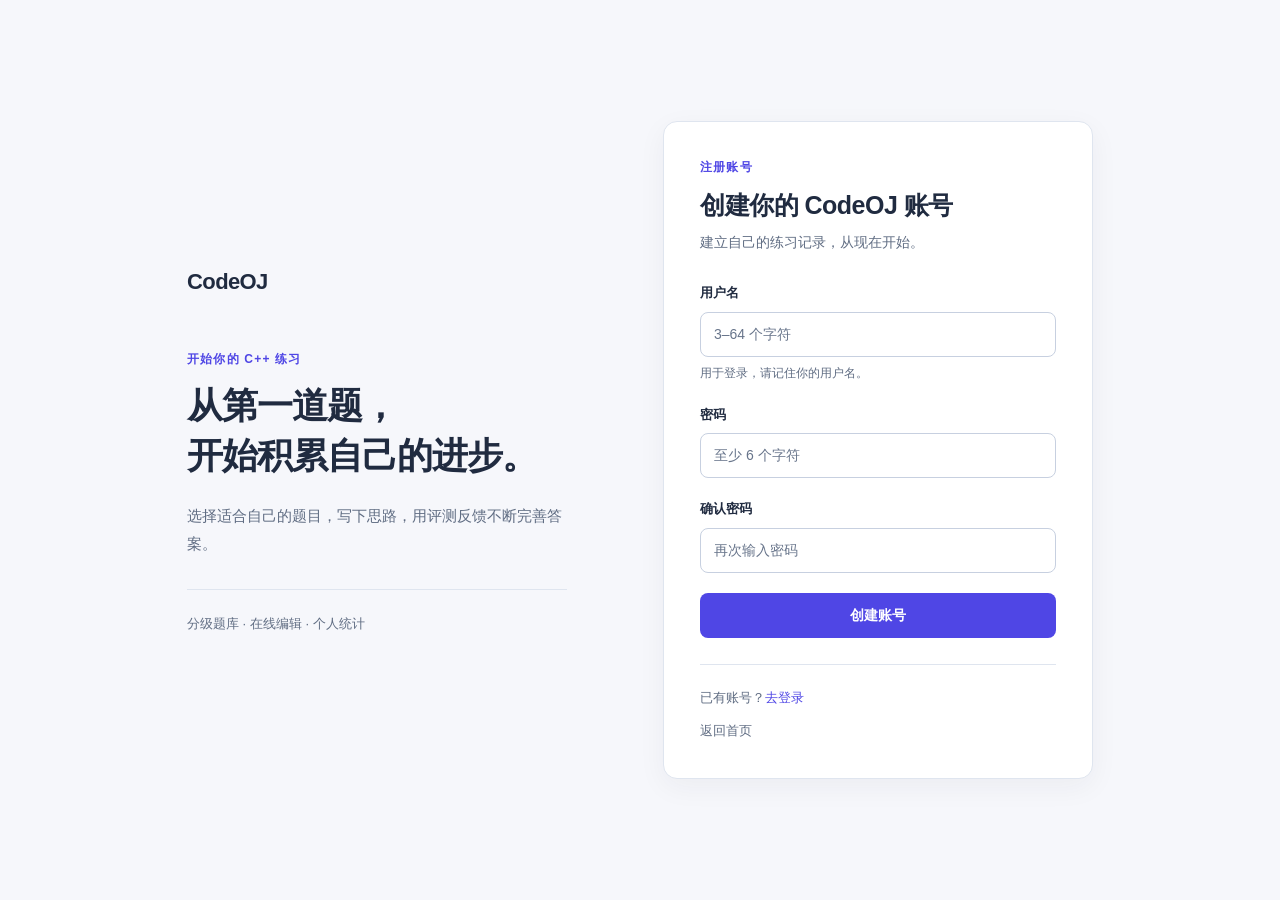
<file: C++/public/register.html>
<!DOCTYPE html>
<html lang="zh-CN">
<head>
    <meta charset="UTF-8">
    <meta name="viewport" content="width=device-width, initial-scale=1.0">
    <title>注册 - CodeOJ</title>
    <link rel="stylesheet" href="css/style.css">
</head>
<body>
    <main class="auth-container">
        <section class="auth-intro" aria-labelledby="authIntroTitle">
            <a href="index.html" class="logo" aria-label="CodeOJ 首页">
                <span class="logo-text">CodeOJ</span>
            </a>
            <p class="eyebrow">开始你的 C++ 练习</p>
            <h1 id="authIntroTitle">从第一道题，<br>开始积累自己的进步。</h1>
            <p>选择适合自己的题目，写下思路，用评测反馈不断完善答案。</p>
            <p class="auth-intro-note">分级题库 · 在线编辑 · 个人统计</p>
        </section>
        <section class="auth-card" aria-labelledby="registerTitle">
            <div class="auth-header">
                <p class="eyebrow">注册账号</p>
                <h2 id="registerTitle">创建你的 CodeOJ 账号</h2>
                <p>建立自己的练习记录，从现在开始。</p>
            </div>
            <form id="registerForm" class="auth-form">
                <div class="form-group">
                    <label for="username">用户名</label>
                    <input type="text" id="username" name="username" placeholder="3–64 个字符" autocomplete="username" autocapitalize="none" spellcheck="false" aria-describedby="usernameHint" required>
                    <p id="usernameHint" class="form-hint">用于登录，请记住你的用户名。</p>
                </div>
                <div class="form-group">
                    <label for="password">密码</label>
                    <input type="password" id="password" name="password" placeholder="至少 6 个字符" autocomplete="new-password" required>
                </div>
                <div class="form-group">
                    <label for="confirmPassword">确认密码</label>
                    <input type="password" id="confirmPassword" name="confirmPassword" placeholder="再次输入密码" autocomplete="new-password" required>
                </div>
                <div id="registerError" class="error-message" role="alert" aria-live="polite"></div>
                <button type="submit" class="btn-submit">创建账号</button>
            </form>
            <div class="auth-footer">
                <p>已有账号？<a href="login.html">去登录</a></p>
                <a href="index.html" class="back-link">返回首页</a>
            </div>
        </section>
    </main>
    <script src="js/api.js"></script>
    <script src="js/auth.js"></script>
</body>
</html>
</file>
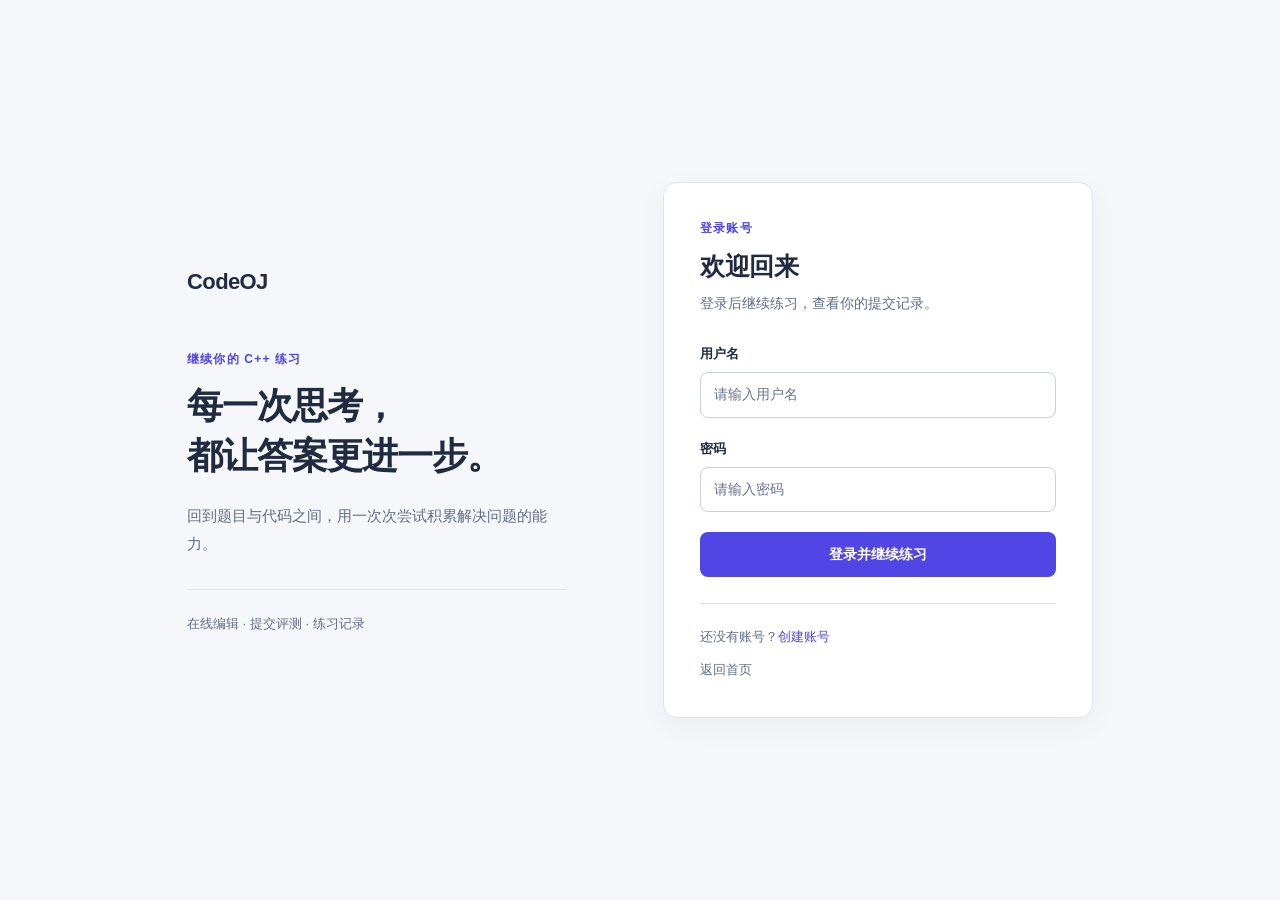
<file: C++/public/submissions.html>
<!DOCTYPE html>
<html lang="zh-CN">
<head>
    <meta charset="UTF-8">
    <meta name="viewport" content="width=device-width, initial-scale=1.0">
    <title>提交记录 - CodeOJ</title>
    <link rel="stylesheet" href="css/style.css">
</head>
<body>
    <a class="skip-link" href="#mainContent">跳到主要内容</a>
    <div class="app-container">
        <header class="app-header">
            <div class="header-left">
                <a href="index.html" class="logo">
                    <span class="logo-icon">&lt;/&gt;</span>
                    <span class="logo-text">CodeOJ</span>
                </a>
                <nav class="app-nav" aria-label="主要导航">
                    <a href="problem_list.html" class="nav-link">题库</a>
                    <a href="submissions.html" class="nav-link" aria-current="page">提交记录</a>
                    <a href="leaderboard.html" class="nav-link">排行榜</a>
                    <a href="profile.html" class="nav-link">个人中心</a>
                </nav>
            </div>
            <div class="header-right">
                <span id="userInfo" class="user-info"></span>
                <a href="admin.html" id="adminLink" class="admin-link hidden">管理后台</a>
                <button id="logoutBtn" class="btn-logout" type="button">退出</button>
            </div>
        </header>

        <main id="mainContent" tabindex="-1" class="main-content">
            <div class="page-heading">
                <p class="eyebrow">SUBMISSIONS</p>
                <h1>提交记录</h1>
                <p class="page-description">回顾每次提交，查看评测结果与测试用例详情。</p>
            </div>
            <div class="list-toolbar">
                <div class="filter-bar">
                    <label class="sr-only" for="problemFilter">按题目 ID 筛选，留空显示全部</label>
                    <input type="text" id="problemFilter" class="search-input" inputmode="numeric" placeholder="输入题目 ID，留空显示全部">
                    <button id="filterBtn" class="btn-back" type="button">筛选</button>
                    <button id="clearFilterBtn" class="btn-back" type="button">清除</button>
                </div>
            </div>

            <div id="submissionList" class="submission-list">
                <div class="loading">加载中...</div>
            </div>

            <div id="pagination" class="pagination"></div>

            <section id="detailPanel" class="result-panel submission-detail hidden" aria-label="提交详情">
                <div class="detail-panel-header">
                    <div class="result-header">
                        <span id="detailStatus" class="result-status"></span>
                        <span id="detailMessage"></span>
                    </div>
                    <button id="detailCloseBtn" class="btn-logout" type="button">关闭</button>
                </div>
                <div id="detailMeta" class="detail-meta"></div>
                <div id="detailError" class="detail-error"></div>
                <div id="detailCases" class="result-details"></div>
                <div class="detail-code-section">
                    <h3>提交的代码</h3>
                    <pre id="detailCode" class="detail-code"></pre>
                </div>
                <div id="detailSolutionWrap" class="detail-code-section reference-solution hidden">
                    <h3>参考答案（做错了可以参考）</h3>
                    <pre id="detailSolution" class="detail-code"></pre>
                </div>
            </section>
        </main>
    </div>
    <script src="js/api.js"></script>
    <script src="js/auth.js"></script>
    <script src="js/submissions.js"></script>
</body>
</html>
</file>
<file: C++/public/css/style.css>
/* CodeOJ: shared light learning workspace. */
:root {
    color-scheme: light;
    --bg-primary: #f6f7fb;
    --bg-secondary: #f0f3f9;
    --bg-card: #ffffff;
    --bg-hover: #eef2ff;
    --text-primary: #202b40;
    --text-secondary: #606d83;
    --text-muted: #626e83;
    --accent: #4f46e5;
    --accent-hover: #4338ca;
    --accent-soft: #eef2ff;
    --success: #147d4f;
    --success-soft: #eaf7ef;
    --warning: #925a08;
    --warning-soft: #fff5df;
    --danger: #c33442;
    --danger-soft: #fff0f1;
    --border: #dfe5ef;
    --border-strong: #c7d0e0;
    --radius: 10px;
    --shadow: 0 8px 28px rgba(32, 43, 64, .05);
    --code-bg: #202331;
    --code-text: #f2f3f7;
    --font-code: 'Cascadia Code', Consolas, 'SFMono-Regular', monospace;
}

* { box-sizing: border-box; }
html { scroll-padding-top: 100px; }
body { margin: 0; background: var(--bg-primary); color: var(--text-primary); font-family: -apple-system, BlinkMacSystemFont, 'Segoe UI', 'PingFang SC', 'Microsoft YaHei', sans-serif; font-size: 15px; line-height: 1.65; }
h1, h2, h3, p, pre { margin: 0; }
a { color: var(--accent); text-decoration: none; }
a:hover { color: var(--accent-hover); }
button, input, textarea, select { font: inherit; }
button, a, input, textarea, select { -webkit-tap-highlight-color: transparent; }
button { cursor: pointer; }
button, a { touch-action: manipulation; }
button:disabled { cursor: not-allowed; opacity: .55; }
a:focus-visible, button:focus-visible, input:focus-visible, textarea:focus-visible, select:focus-visible { outline: 3px solid var(--accent); outline-offset: 3px; }
button, a, input, textarea, select { transition: color .15s, background-color .15s, border-color .15s, box-shadow .15s; }
::selection { background: #dcd9ff; color: #211c63; }
.hidden { display: none !important; }
.sr-only { position: absolute; width: 1px; height: 1px; padding: 0; margin: -1px; overflow: hidden; clip-path: inset(50%); white-space: nowrap; border: 0; }
.skip-link { position: fixed; left: 16px; top: 12px; z-index: 200; padding: 10px 18px; background: var(--accent); color: #fff; border-radius: 6px; transform: translateY(-200%); }
.skip-link:focus { transform: translateY(0); color: #fff; }
.eyebrow, .hero-kicker { display: block; color: var(--accent); font-size: 12px; font-weight: 700; letter-spacing: .1em; margin-bottom: 10px; }
.page-description, .form-hint { color: var(--text-secondary); }
.form-hint { font-size: 12px; margin-top: 7px; }

/* Navigation and common structure */
.app-container { min-height: 100vh; display: flex; flex-direction: column; }
.app-header, .landing-header { display: flex; align-items: center; justify-content: space-between; gap: 24px; min-height: 76px; padding: 14px max(28px, calc((100vw - 1280px) / 2)); background: var(--bg-card); border-bottom: 1px solid var(--border); position: sticky; top: 0; z-index: 50; }
.header-left { display: flex; align-items: center; gap: 36px; min-width: 0; }
.logo { display: inline-flex; align-items: center; gap: 10px; color: var(--text-primary); font-size: 22px; font-weight: 750; letter-spacing: -.6px; white-space: nowrap; flex-shrink: 0; }
.logo:hover { color: var(--accent); }
.logo-icon { color: var(--accent); font-family: var(--font-code); font-weight: 700; font-size: 22px; }
.logo-text { color: inherit; }
.app-nav, .landing-nav { display: flex; align-items: center; gap: 6px; }
.nav-link, .landing-nav a { display: inline-flex; align-items: center; justify-content: center; min-height: 40px; padding: 8px 12px; color: var(--text-secondary); font-size: 14px; font-weight: 500; border-radius: 7px; white-space: nowrap; }
.nav-link:hover, .landing-nav a:hover { color: var(--accent); background: var(--accent-soft); }
.nav-link[aria-current='page'], .nav-link.active { color: var(--accent); background: var(--accent-soft); font-weight: 650; }
.header-right { display: flex; align-items: center; justify-content: flex-end; gap: 12px; min-width: 0; }
.user-info { display: inline-flex; align-items: center; gap: 7px; color: var(--text-secondary); font-size: 13px; overflow-wrap: anywhere; min-width: 0; max-width: 220px; }
.admin-link { color: var(--accent); font-size: 13px; white-space: nowrap; }
.admin-badge { display: inline-flex; align-items: center; color: var(--accent); background: var(--accent-soft); border-radius: 5px; padding: 2px 7px; font-size: 11px; font-weight: 650; white-space: nowrap; vertical-align: middle; }
.btn-logout, .btn-back, .btn-view, .page-btn { display: inline-flex; align-items: center; justify-content: center; min-height: 36px; padding: 7px 13px; background: var(--bg-card); border: 1px solid var(--border); border-radius: 7px; color: var(--text-secondary); font-size: 13px; white-space: nowrap; }
.btn-logout:hover { color: var(--danger); background: var(--danger-soft); border-color: #f1c2c8; }
.btn-back:hover, .btn-view:hover, .page-btn:hover:not(:disabled) { color: var(--accent); border-color: #c7c4f8; background: var(--accent-soft); }
.back-link, .page-back { display: inline-flex; align-items: center; color: var(--text-secondary); font-size: 13px; }
.back-link:hover, .page-back:hover { color: var(--accent); }
.page-back { margin-bottom: 16px; }
.main-content { flex: 1; min-width: 0; width: 100%; max-width: 1280px; margin: 0 auto; padding: 38px 32px 56px; }
#mainContent { scroll-margin-top: 104px; }
.page-heading { margin-bottom: 28px; }
.list-header { display: flex; align-items: flex-end; justify-content: space-between; flex-wrap: wrap; gap: 18px; margin-bottom: 28px; }
.page-heading h1, .list-header h1 { font-size: 29px; font-weight: 700; letter-spacing: -.8px; line-height: 1.3; overflow-wrap: anywhere; }
.page-heading .page-description { margin-top: 9px; max-width: 680px; font-size: 14px; }
.section-heading { display: flex; justify-content: space-between; align-items: flex-start; flex-wrap: wrap; gap: 10px 16px; margin-bottom: 22px; }
.section-heading h2 { font-size: 23px; line-height: 1.4; letter-spacing: -.4px; }
.section-heading p { color: var(--text-secondary); margin-top: 8px; }

/* Buttons and forms */
.btn-primary, .btn-secondary, .btn-submit, .btn-run { display: inline-flex; align-items: center; justify-content: center; gap: 8px; min-height: 44px; padding: 11px 22px; border: 1px solid transparent; border-radius: 8px; font-size: 14px; font-weight: 600; line-height: 1.5; text-align: center; }
.btn-primary, .btn-submit, .btn-run { background: var(--accent); color: #fff; }
.btn-primary:hover, .btn-submit:hover:not(:disabled), .btn-run:hover:not(:disabled) { background: var(--accent-hover); color: #fff; }
.btn-secondary { color: var(--text-primary); background: var(--bg-card); border-color: var(--border-strong); }
.btn-secondary:hover { background: var(--accent-soft); border-color: #c7c4f8; color: var(--accent); }
.btn-submit { width: 100%; }
.form-group { margin-bottom: 20px; min-width: 0; }
.form-group label, .form-label { display: block; margin-bottom: 8px; font-size: 13px; font-weight: 600; color: var(--text-primary); }
.form-group input, .form-group textarea, .form-group select, .search-input, .tc-input, .tc-expected { width: 100%; min-width: 0; min-height: 44px; padding: 10px 13px; background: var(--bg-card); border: 1px solid var(--border-strong); border-radius: 8px; color: var(--text-primary); font-size: 14px; }
.form-group textarea { display: block; resize: vertical; line-height: 1.75; }
.form-group input:hover, .form-group textarea:hover, .form-group select:hover, .search-input:hover { border-color: #a7b1c5; }
.form-group input:focus, .form-group textarea:focus, .form-group select:focus, .search-input:focus, .tc-input:focus, .tc-expected:focus { border-color: var(--accent); box-shadow: 0 0 0 3px var(--accent-soft); }
input::placeholder, textarea::placeholder { color: #68758b; opacity: 1; }
.error-message, .success-message { font-size: 13px; min-height: 20px; margin-bottom: 14px; overflow-wrap: anywhere; }
.error-message { color: var(--danger); }
.success-message { color: var(--success); }
.error-message:empty, .success-message:empty { min-height: 0; margin-bottom: 0; }

/* Public homepage */
.landing-container { min-height: 100vh; background: var(--bg-card); }
.landing-nav .btn-login { color: var(--text-primary); }
.landing-nav .btn-register { color: #fff; background: var(--accent); padding-inline: 18px; margin-left: 4px; }
.landing-nav .btn-register:hover { color: #fff; background: var(--accent-hover); }
.hero { display: grid; grid-template-columns: minmax(0, 1.05fr) minmax(0, 1fr); align-items: center; gap: 64px; max-width: 1280px; min-height: 610px; margin: 0 auto; padding: 88px 32px 84px; }
.hero-content { max-width: 560px; }
.hero-kicker { margin-bottom: 20px; }
.hero-content h1, .hero-title { font-size: clamp(36px, 4.1vw, 55px); font-weight: 750; letter-spacing: -2px; line-height: 1.23; color: #1d2840; }
.hero-subtitle { max-width: 440px; font-size: 17px; color: var(--text-secondary); line-height: 1.9; margin-top: 22px; }
.hero-buttons { display: flex; flex-wrap: wrap; gap: 12px; margin-top: 30px; }
.hero-note { margin-top: 16px; font-size: 12px; color: var(--text-muted); }
.hero-visual { width: 100%; min-width: 0; }
.code-window { width: 100%; min-width: 0; overflow: hidden; border: 1px solid #343b50; border-radius: 14px; background: var(--code-bg); box-shadow: 0 18px 45px rgba(32, 35, 49, .13); }
.code-header { display: flex; justify-content: space-between; align-items: center; gap: 12px; padding: 14px 20px; background: #272c3d; border-bottom: 1px solid #373e52; }
.filename { color: #e6e9f5; font: 13px var(--font-code); }
.code-language { color: #b4bbd1; font-size: 12px; }
.code-body { padding: 26px 24px; overflow-x: auto; color: var(--code-text); font: 14px/1.85 var(--font-code); tab-size: 4; }
.kw { color: #c4a6fb; }
.str { color: #bbd6a3; }
.fn { color: #8abcf3; }
.type { color: #e7c889; }
.features { max-width: 1280px; padding: 64px 32px 76px; margin: 0 auto; border-top: 1px solid var(--border); }
.features > .section-heading { display: block; max-width: 600px; margin-bottom: 36px; }
.feature-grid { display: grid; grid-template-columns: repeat(4, minmax(0, 1fr)); gap: 30px; }
.feature-card { padding-top: 22px; border-top: 2px solid var(--border); }
.feature-number { display: block; color: var(--accent); font: 600 12px var(--font-code); margin-bottom: 18px; }
.feature-card h3 { font-size: 17px; margin-bottom: 10px; }
.feature-card p { font-size: 14px; color: var(--text-secondary); line-height: 1.85; }
.feature-card .feature-number { color: var(--accent); font: 600 12px var(--font-code); }
.about-section { background: var(--bg-primary); border-block: 1px solid var(--border); }
.about-content { max-width: 1280px; margin: 0 auto; padding: 48px 32px; display: flex; align-items: center; justify-content: space-between; gap: 32px; }
.about-content h2 { font-size: 24px; margin-bottom: 10px; }
.about-content p { max-width: 680px; color: var(--text-secondary); }
.about-content .eyebrow { color: var(--accent); }
.about-content > .btn-primary { flex-shrink: 0; }
.landing-footer { max-width: 1280px; margin: 0 auto; padding: 28px 32px; color: var(--text-muted); font-size: 12px; }
.landing-footer { display: flex; justify-content: space-between; flex-wrap: wrap; gap: 12px; }

/* Login and registration */
.auth-container { display: grid; grid-template-columns: minmax(0, 380px) minmax(0, 430px); justify-content: center; align-items: center; gap: 96px; min-height: 100vh; min-height: 100svh; padding: 56px 32px; }
.auth-intro .logo { margin-bottom: 48px; }
.auth-intro h1, .auth-intro h2 { font-size: 36px; line-height: 1.4; letter-spacing: -1px; margin-bottom: 20px; }
.auth-intro > p { color: var(--text-secondary); font-size: 15px; line-height: 1.9; }
.auth-intro > .eyebrow { color: var(--accent); font-size: 12px; }
.auth-intro-note { margin-top: 30px; padding-top: 22px; border-top: 1px solid var(--border); font-size: 13px !important; }
.auth-card { padding: 36px; border: 1px solid var(--border); border-radius: 14px; background: var(--bg-card); box-shadow: var(--shadow); min-width: 0; }
.auth-header { margin-bottom: 28px; }
.auth-header h1, .auth-header h2 { font-size: 25px; line-height: 1.4; letter-spacing: -.5px; margin-bottom: 8px; }
.auth-header p { color: var(--text-secondary); font-size: 14px; }
.section-heading .eyebrow, .auth-header .eyebrow { color: var(--accent); font-size: 12px; }
.auth-footer { border-top: 1px solid var(--border); padding-top: 22px; margin-top: 26px; color: var(--text-secondary); font-size: 13px; }
.auth-footer a { font-weight: 500; }
.auth-footer .back-link { margin-top: 12px; font-weight: 400; }

/* Search and compact problem rows */
.list-toolbar { display: flex; align-items: center; justify-content: space-between; flex-wrap: wrap; gap: 16px; margin-bottom: 22px; }
.filter-bar { display: flex; align-items: center; gap: 10px; flex-wrap: wrap; min-width: 0; }
.filter-group { display: flex; flex-wrap: wrap; gap: 5px; }
.search-input { width: 280px; max-width: 100%; }
.filter-btn { min-height: 40px; padding: 8px 16px; border: 1px solid var(--border); border-radius: 7px; background: var(--bg-card); color: var(--text-secondary); font-size: 13px; white-space: nowrap; }
.filter-btn:hover { border-color: #c7c4f8; color: var(--accent); background: var(--accent-soft); }
.filter-btn.active, .filter-btn[aria-pressed='true'] { border-color: var(--accent); color: #fff; background: var(--accent); }
.list-columns { color: var(--text-muted); font-size: 12px; font-weight: 500; background: #fafbfe; border: 1px solid var(--border); border-bottom: 0; border-radius: 10px 10px 0 0; }
.problem-columns, .problem-card { display: grid; grid-template-columns: 62px minmax(0, 1fr) 90px 166px; align-items: center; gap: 18px; padding: 15px 22px; }
.problem-list { border: 1px solid var(--border); border-radius: 10px; overflow: hidden; background: var(--bg-card); }
.problem-columns + .problem-list { border-radius: 0 0 10px 10px; }
.problem-card { color: var(--text-primary); border-bottom: 1px solid var(--border); min-height: 72px; }
.problem-card:last-child { border-bottom: 0; }
.problem-card:hover { background: #f8f9ff; color: var(--text-primary); }
.problem-card:hover .problem-card-title { color: var(--accent); }
.problem-number { font: 13px var(--font-code); color: var(--text-muted); overflow-wrap: anywhere; }
.problem-card-title { font-size: 15px; font-weight: 600; min-width: 0; overflow-wrap: anywhere; }
.problem-card-meta { font-size: 12px; color: var(--text-muted); overflow-wrap: anywhere; font-variant-numeric: tabular-nums; }
.difficulty-tag { display: inline-flex; align-items: center; justify-content: center; width: max-content; max-width: 100%; padding: 3px 10px; border-radius: 5px; font-size: 12px; font-weight: 600; line-height: 1.6; }
.difficulty-tag.easy { background: var(--success-soft); color: var(--success); }
.difficulty-tag.medium { background: var(--warning-soft); color: var(--warning); }
.difficulty-tag.hard { background: var(--danger-soft); color: var(--danger); }
.loading, .empty-state { padding: 60px 24px; text-align: center; color: var(--text-secondary); font-size: 14px; overflow-wrap: anywhere; }
.pagination { display: flex; flex-wrap: wrap; align-items: center; justify-content: center; gap: 16px; margin-top: 24px; }
.page-info { color: var(--text-secondary); font-size: 13px; }

/* Problem reading and dark editor */
.split-layout { display: grid; grid-template-columns: minmax(0, 1fr) minmax(0, 1.08fr); align-items: start; gap: 24px; max-width: 1500px; }
.workspace-heading { display: flex; align-items: center; justify-content: space-between; gap: 12px; margin-bottom: 20px; }
.workspace-heading .eyebrow, .workspace-heading .page-back { margin: 0; }
.problem-panel { min-width: 0; background: var(--bg-card); border: 1px solid var(--border); border-radius: 12px; padding: 28px; }
.problem-header { display: flex; justify-content: space-between; align-items: flex-start; flex-wrap: wrap; gap: 14px; margin-bottom: 24px; padding-bottom: 22px; border-bottom: 1px solid var(--border); }
.problem-header h1 { font-size: 24px; line-height: 1.4; letter-spacing: -.5px; overflow-wrap: anywhere; }
.problem-content { font-size: 15px; line-height: 1.9; color: #37445b; overflow-wrap: anywhere; margin-bottom: 28px; }
.problem-content h1, .problem-content h2, .problem-content h3 { color: var(--text-primary); line-height: 1.55; margin: 24px 0 10px; }
.problem-content h1 { font-size: 22px; }
.problem-content h2 { font-size: 19px; }
.problem-content h3 { font-size: 16px; }
.problem-content p { margin-bottom: 14px; }
.problem-content pre { padding: 16px; background: var(--bg-primary); border: 1px solid var(--border); border-radius: 8px; margin: 16px 0; overflow-x: auto; }
.problem-content code { font: 13px/1.8 var(--font-code); background: #eef0f7; padding: 2px 5px; border-radius: 4px; }
.problem-content pre code { padding: 0; background: transparent; white-space: pre; }
.testcase-section { border-top: 1px solid var(--border); padding-top: 22px; }
.testcase-section h2, .testcase-section h3 { font-size: 15px; margin-bottom: 16px; }
.testcase-list { display: grid; gap: 14px; }
.testcase-item { min-width: 0; padding: 16px; background: #f8f9fc; border: 1px solid var(--border); border-radius: 8px; }
.testcase-label { font-size: 12px; color: var(--text-secondary); margin-bottom: 7px; font-weight: 600; }
.testcase-value { color: var(--text-primary); font: 13px/1.75 var(--font-code); white-space: pre-wrap; overflow-wrap: anywhere; }
.testcase-value + .testcase-label { border-top: 1px solid var(--border); padding-top: 12px; margin-top: 12px; }
.editor-panel { display: flex; flex-direction: column; min-width: 0; }
.editor-toolbar { display: flex; justify-content: space-between; align-items: center; flex-wrap: wrap; gap: 12px; padding: 12px 16px; background: #292e3e; color: var(--code-text); border: 1px solid #373e52; border-radius: 12px 12px 0 0; }
.toolbar-title { font: 500 13px var(--font-code); color: #e7eaf5; }
.btn-run { padding: 8px 17px; min-height: 38px; font-size: 13px; }
.code-editor { height: clamp(380px, 62vh, 680px); min-height: 360px; border: 1px solid #373e52; border-top: 0; border-radius: 0 0 12px 12px; background: var(--code-bg); color: var(--code-text); overflow: hidden; font-family: var(--font-code); }
.editor-fallback { display: block; width: 100%; height: 100%; min-height: 100%; padding: 20px; border: 0; border-radius: 0; resize: none; outline-offset: -4px; background: var(--code-bg); color: var(--code-text); font: 14px/1.75 var(--font-code); tab-size: 4; color-scheme: dark; }
.editor-panel > .result-panel { margin-top: 20px; }

/* Judge feedback shared by problem and submission pages */
.result-panel { min-width: 0; padding: 24px; background: var(--bg-card); border: 1px solid var(--border); border-radius: 12px; }
.result-header { display: flex; align-items: center; flex-wrap: wrap; gap: 12px; padding-bottom: 16px; margin-bottom: 18px; border-bottom: 1px solid var(--border); font-size: 13px; overflow-wrap: anywhere; }
.result-status, .status-tag { display: inline-flex; justify-content: center; align-items: center; min-width: 40px; padding: 4px 10px; background: var(--bg-secondary); color: var(--text-secondary); border-radius: 5px; font-size: 12px; font-weight: 700; white-space: nowrap; font-variant-numeric: tabular-nums; }
.result-status { font-size: 14px; }
.result-status.AC, .status-tag.AC { background: var(--success-soft); color: var(--success); }
.result-status.WA, .status-tag.WA { background: var(--danger-soft); color: var(--danger); }
.result-status.TLE, .status-tag.TLE { background: var(--warning-soft); color: var(--warning); }
.result-status.MLE, .status-tag.MLE { background: #f3edff; color: #7a3eb2; }
.result-status.RE, .status-tag.RE { background: #fff0f6; color: #b62f69; }
.result-status.CE, .status-tag.CE { background: #f1edff; color: #6f42b8; }
.result-status.SE, .status-tag.SE { background: #edf0f5; color: #596579; }
.result-status.PENDING, .result-status.JUDGING, .status-tag.PENDING, .status-tag.JUDGING { background: var(--accent-soft); color: var(--accent); }
.result-details { display: grid; gap: 12px; }
.result-details:empty { display: none; }
.result-case { min-width: 0; background: #fafbfe; border: 1px solid var(--border); border-radius: 8px; padding: 16px; }
.result-case-header { display: flex; align-items: center; justify-content: space-between; flex-wrap: wrap; gap: 8px; }
.result-case-status { font-size: 13px; font-weight: 600; }
.result-case-status.pass { color: var(--success); }
.result-case-status.fail { color: var(--danger); }
.result-case-meta { font-size: 12px; color: var(--text-secondary); }
.result-case-row { display: grid; grid-template-columns: repeat(2, minmax(0, 1fr)); gap: 12px; margin-top: 12px; }
.result-case-row > div { min-width: 0; }
.result-case-label { color: var(--text-secondary); font-size: 12px; margin-bottom: 6px; }
.result-case-value { background: var(--bg-card); border: 1px solid var(--border); padding: 10px 12px; border-radius: 6px; font: 12px/1.8 var(--font-code); white-space: pre-wrap; overflow-wrap: anywhere; min-width: 0; }
.result-error { color: var(--danger); }
.result-case-error { margin-top: 10px; }

/* Submission history and expandable details */
.submission-list { display: grid; border: 1px solid var(--border); border-radius: 10px; background: var(--bg-card); overflow: hidden; }
.submission-item { display: grid; grid-template-columns: minmax(0, 1fr) auto; align-items: center; gap: 20px; padding: 17px 20px; border-bottom: 1px solid var(--border); }
.submission-item:last-child { border-bottom: 0; }
.submission-item:hover { background: #fafbff; }
.submission-item-main { display: flex; align-items: center; gap: 12px; min-width: 0; }
.submission-id { flex-shrink: 0; color: var(--text-muted); font: 12px var(--font-code); }
.submission-problem { color: var(--text-primary); font-size: 14px; font-weight: 600; min-width: 0; overflow-wrap: anywhere; }
.submission-problem:hover { color: var(--accent); }
.submission-item-meta { display: grid; grid-template-columns: 76px 60px 70px 148px 58px; align-items: center; gap: 14px; }
.submission-passed, .submission-time, .submission-date { color: var(--text-secondary); font-size: 12px; font-variant-numeric: tabular-nums; overflow-wrap: anywhere; }
.submission-columns { display: grid; grid-template-columns: minmax(0, 1fr) 76px 60px 70px 148px 58px; gap: 14px; padding: 13px 20px; }
.submission-columns + .submission-list { border-radius: 0 0 10px 10px; }
#detailPanel { margin-top: 26px; scroll-margin-top: 110px; }
.detail-panel-header { display: flex; justify-content: space-between; align-items: flex-start; gap: 16px; margin-bottom: 14px; }
.detail-panel-header .result-header { border: 0; padding: 0; margin: 0; }
.detail-meta { color: var(--text-secondary); font-size: 13px; margin-bottom: 18px; overflow-wrap: anywhere; }
.detail-error { margin-bottom: 16px; }
.detail-code-section { margin-top: 22px; min-width: 0; }
.detail-code-section h3 { font-size: 14px; margin-bottom: 12px; }
.reference-solution h3 { color: var(--warning); }
.detail-code { max-height: 480px; min-width: 0; overflow: auto; white-space: pre; padding: 20px; border: 1px solid #373e52; border-radius: 8px; background: var(--code-bg); color: var(--code-text); font: 13px/1.8 var(--font-code); tab-size: 4; color-scheme: dark; }

/* Personal learning summary */
.profile-layout { max-width: 1180px; }
.profile-header { display: flex; align-items: center; gap: 20px; margin-bottom: 30px; min-width: 0; }
.profile-header > div { min-width: 0; }
.profile-avatar { display: flex; align-items: center; justify-content: center; width: 66px; height: 66px; flex-shrink: 0; border-radius: 16px; background: #e9e7ff; color: var(--accent); font-size: 28px; font-weight: 650; }
.profile-header h1 { font-size: 28px; line-height: 1.4; overflow-wrap: anywhere; }
.profile-subtitle { color: var(--text-secondary); font-size: 13px; margin-top: 5px; }
.stats-grid { display: grid; grid-template-columns: repeat(4, minmax(0, 1fr)); gap: 0; margin-bottom: 28px; background: var(--bg-card); border: 1px solid var(--border); border-radius: 12px; }
.stat-card { min-width: 0; padding: 24px; border-right: 1px solid var(--border); }
.stat-card:last-child { border-right: 0; }
.stat-value { font-size: 30px; line-height: 1.4; font-weight: 700; font-variant-numeric: tabular-nums; letter-spacing: -.7px; overflow-wrap: anywhere; }
.stat-card:first-child .stat-value { color: var(--accent); }
.stat-label { color: var(--text-secondary); font-size: 13px; margin-top: 7px; }
.profile-panels { display: grid; grid-template-columns: minmax(0, .85fr) minmax(0, 1.15fr); gap: 24px; }
.profile-panel { padding: 24px; min-width: 0; border: 1px solid var(--border); border-radius: 12px; background: var(--bg-card); }
.profile-panel h2 { font-size: 16px; }
.profile-panel .section-heading { align-items: center; margin-bottom: 24px; }
.profile-panel .section-heading .back-link { margin: 0; }
.difficulty-bars { display: grid; gap: 24px; }
.difficulty-bar-row { display: flex; align-items: center; gap: 12px; min-width: 0; }
.difficulty-bar-label { width: 32px; flex-shrink: 0; font-size: 13px; color: var(--text-secondary); }
.difficulty-bar-track { flex: 1; height: 7px; min-width: 0; overflow: hidden; border-radius: 10px; background: var(--bg-secondary); }
.difficulty-bar-fill { height: 100%; max-width: 100%; border-radius: inherit; transition: width .25s; }
.difficulty-bar-fill.easy { background: #269663; }
.difficulty-bar-fill.medium { background: #cf941d; }
.difficulty-bar-fill.hard { background: #d45c6b; }
.difficulty-bar-count { min-width: 58px; text-align: right; font-size: 12px; font-variant-numeric: tabular-nums; color: var(--text-secondary); }
.recent-submissions { display: grid; }
.recent-sub-item { display: flex; align-items: flex-start; justify-content: space-between; flex-wrap: wrap; gap: 7px 14px; padding: 13px 0; border-bottom: 1px solid var(--border); }
.recent-sub-item:first-child { padding-top: 0; }
.recent-sub-item:last-child { border-bottom: 0; }
.recent-sub-problem { color: var(--text-primary); font-size: 14px; font-weight: 500; min-width: 0; overflow-wrap: anywhere; }
.recent-sub-problem:hover { color: var(--accent); }
.recent-sub-meta { display: flex; align-items: center; flex-wrap: wrap; gap: 9px; color: var(--text-secondary); font-size: 12px; }
.recent-sub-date { font-size: 11px; }

/* Leaderboard */
.leaderboard-subtitle { color: var(--text-secondary); font-size: 13px; margin-top: 8px; }
.leaderboard-list { border: 1px solid var(--border); border-radius: 10px; overflow: hidden; background: var(--bg-card); }
.leaderboard-item { display: grid; grid-template-columns: 42px minmax(0, 1fr) auto; align-items: center; gap: 22px; padding: 18px 24px; min-height: 76px; border-bottom: 1px solid var(--border); }
.leaderboard-item:last-child { border-bottom: 0; }
.leaderboard-item.leaderboard-me { background: var(--accent-soft); }
.medal, .rank-num { display: inline-flex; align-items: center; justify-content: center; width: 32px; height: 32px; border-radius: 8px; font: 600 14px var(--font-code); color: var(--text-secondary); }
.medal-1 { background: #fff0c7; color: #85530c; }
.medal-2 { background: #edf0f5; color: #526075; }
.medal-3 { background: #fff0e4; color: #9b5119; }
.leaderboard-name { min-width: 0; font-size: 14px; font-weight: 600; overflow-wrap: anywhere; }
.leaderboard-name .admin-badge { margin-left: 6px; }
.leaderboard-stats { display: grid; grid-template-columns: 106px 116px; align-items: center; gap: 20px; font-variant-numeric: tabular-nums; }
.leaderboard-solved { color: var(--success); font-size: 14px; font-weight: 650; }
.leaderboard-subs { color: var(--text-secondary); font-size: 13px; }
.leaderboard-columns { display: grid; grid-template-columns: 42px minmax(0, 1fr) 242px; gap: 22px; padding: 13px 24px; }
.leaderboard-columns + .leaderboard-list { border-radius: 0 0 10px 10px; }

/* Existing administrator tools */
.admin-layout { display: grid; grid-template-columns: minmax(0, 1.05fr) minmax(0, .95fr); align-items: start; gap: 24px; }
.admin-heading, .admin-layout > .page-heading { grid-column: 1 / -1; margin-bottom: 0; }
.admin-panel { min-width: 0; padding: 26px; background: var(--bg-card); border: 1px solid var(--border); border-radius: 12px; }
.admin-panel h2 { font-size: 18px; }
.admin-panel .section-heading { display: block; }
.admin-panel .section-heading p { font-size: 13px; }
.admin-form .form-group { margin-bottom: 22px; }
.admin-form textarea { font-family: var(--font-code); font-size: 13px; }
.testcase-container { display: grid; gap: 10px; margin-bottom: 12px; }
.testcase-container .testcase-item { display: grid; grid-template-columns: minmax(0, 1fr) minmax(0, 1fr) 34px; align-items: start; gap: 8px; padding: 12px; }
.testcase-container .testcase-item input { font: 12px/1.6 var(--font-code); padding: 8px; min-height: 36px; }
.btn-remove-tc { display: inline-flex; align-items: center; justify-content: center; width: 34px; height: 36px; border: 1px solid #edc6cb; border-radius: 6px; background: var(--danger-soft); color: var(--danger); font-size: 19px; }
.btn-remove-tc:hover { background: #ffe2e6; }
.btn-add { width: 100%; min-height: 40px; padding: 9px 12px; border: 1px dashed var(--border-strong); border-radius: 7px; color: var(--accent); background: var(--bg-card); font-size: 13px; }
.btn-add:hover { background: var(--accent-soft); border-color: var(--accent); }
.admin-problem-list { display: grid; max-height: 760px; overflow-y: auto; scrollbar-gutter: stable; }
.admin-problem-item { display: flex; align-items: flex-start; justify-content: space-between; gap: 16px; padding: 17px 0; border-bottom: 1px solid var(--border); }
.admin-problem-item:first-child { padding-top: 0; }
.admin-problem-item:last-child { border-bottom: 0; }
.admin-problem-item-info { flex: 1; min-width: 0; }
.admin-problem-item-title { font-size: 14px; font-weight: 600; margin-bottom: 9px; overflow-wrap: anywhere; }
.admin-problem-item-meta { display: flex; align-items: center; flex-wrap: wrap; gap: 9px; color: var(--text-muted); font-size: 12px; }
.btn-delete { padding: 6px 11px; min-height: 34px; color: var(--danger); border: 1px solid #edc6cb; border-radius: 6px; background: var(--bg-card); font-size: 12px; flex-shrink: 0; }
.btn-delete:hover { background: var(--danger-soft); border-color: #d88e98; }

/* Responsive layouts preserve full content and controls. */
@media (min-width: 1500px) {
    .split-layout { padding-inline: 40px; }
}
@media (max-width: 1150px) {
    .app-header { gap: 16px; flex-wrap: wrap; padding-inline: 24px; }
    .header-left { gap: 24px; }
    .header-right { gap: 9px; }
    .user-info { max-width: 150px; }
    .nav-link { padding-inline: 9px; }
    .hero { gap: 40px; }
    .auth-container { gap: 56px; }
    .submission-item-meta { grid-template-columns: 76px 50px 62px 124px 54px; gap: 10px; }
    .submission-columns { grid-template-columns: minmax(0, 1fr) 76px 50px 62px 124px 54px; gap: 10px; }
}
@media (max-width: 980px) {
    .app-header { position: relative; }
    .header-left { flex: 1 1 100%; justify-content: space-between; }
    .header-right { flex: 1 1 100%; padding-top: 10px; border-top: 1px solid var(--border); }
    .main-content { padding: 30px 24px 44px; }
    .split-layout, .admin-layout { grid-template-columns: minmax(0, 1fr); }
    .workspace-heading, .admin-heading { grid-column: auto; }
    .hero { min-height: auto; padding-block: 64px; gap: 30px; }
    .hero-content h1 { font-size: 38px; letter-spacing: -1px; }
    .hero-subtitle { font-size: 15px; }
    .feature-grid { grid-template-columns: repeat(2, minmax(0, 1fr)); gap: 30px; }
    .profile-panels { grid-template-columns: minmax(0, 1fr); }
    .auth-container { grid-template-columns: minmax(0, 300px) minmax(0, 400px); gap: 36px; }
    .auth-intro h1, .auth-intro h2 { font-size: 30px; }
    .problem-columns, .problem-card { grid-template-columns: 48px minmax(0, 1fr) 80px 136px; gap: 12px; padding-inline: 18px; }
    .submission-item { grid-template-columns: minmax(0, 1fr); gap: 12px; }
    .submission-item-meta { grid-template-columns: 76px 60px 70px minmax(0, 1fr) 58px; }
    .submission-columns { display: none; }
    .submission-columns + .submission-list { border-radius: 10px; }
}
@media (max-width: 680px) {
    body { font-size: 14px; }
    .app-header, .landing-header { padding: 14px 18px; min-height: 68px; gap: 12px; }
    .header-left { flex-wrap: wrap; gap: 14px; }
    .app-nav { flex: 1 1 100%; gap: 3px; overflow-x: auto; padding: 2px 0; }
    .nav-link { flex: 1; min-height: 40px; padding: 8px; font-size: 13px; }
    .header-right { flex-wrap: wrap; justify-content: flex-start; gap: 10px; }
    .user-info { flex: 1; max-width: none; }
    .main-content { padding: 26px 18px 36px; }
    .page-heading, .list-header { margin-bottom: 22px; gap: 14px; }
    .page-heading h1, .list-header h1 { font-size: 25px; }
    .page-description { font-size: 13px !important; }
    .landing-header { position: relative; flex-wrap: wrap; }
    .landing-nav { flex-wrap: wrap; gap: 2px; }
    .landing-nav a { padding-inline: 9px; font-size: 13px; }
    .hero { grid-template-columns: minmax(0, 1fr); gap: 36px; padding: 48px 20px; }
    .hero-content { max-width: 100%; }
    .hero-content h1 { font-size: 38px; }
    .hero-subtitle { max-width: 100%; }
    .hero-buttons > a { flex: 1; }
    .code-body { padding: 20px 18px; font-size: 12px; }
    .features { padding: 42px 20px; }
    .feature-grid { gap: 26px 20px; }
    .feature-card h3 { font-size: 16px; }
    .feature-card p { font-size: 13px; }
    .about-content { flex-direction: column; align-items: flex-start; padding: 36px 20px; gap: 22px; }
    .landing-footer { padding: 24px 20px; }
    .auth-container { grid-template-columns: minmax(0, 430px); gap: 28px; padding: 32px 20px; align-content: center; }
    .auth-intro .logo { margin-bottom: 20px; }
    .auth-intro h1, .auth-intro h2 { font-size: 26px; margin-bottom: 10px; }
    .auth-intro > p { font-size: 14px; }
    .auth-intro-note { margin-top: 16px; padding-top: 14px; }
    .auth-card { padding: 26px 22px; }
    .list-toolbar, .filter-bar { width: 100%; gap: 12px; }
    .filter-bar .search-input, .list-toolbar > .search-input { width: 100%; flex-basis: 100%; }
    .filter-group { width: 100%; }
    .filter-btn { flex: 1; padding-inline: 12px; }
    .problem-columns { display: none; }
    .problem-columns + .problem-list { border-radius: 10px; }
    .problem-card { grid-template-columns: 42px minmax(0, 1fr) auto; gap: 6px 12px; padding: 17px 14px; }
    .problem-card-title { font-size: 14px; }
    .problem-card-meta { grid-column: 2 / -1; font-size: 11px; }
    .problem-number { align-self: start; padding-top: 3px; }
    .difficulty-tag { font-size: 11px; padding: 3px 8px; }
    .problem-panel { padding: 22px 18px; }
    .problem-header h1 { font-size: 22px; }
    .problem-content { font-size: 14px; }
    .code-editor { height: 440px; min-height: 320px; }
    .editor-toolbar { padding: 12px; }
    .editor-fallback { padding: 16px; font-size: 13px; }
    .result-panel { padding: 20px 16px; }
    .result-case-row { grid-template-columns: minmax(0, 1fr); }
    .result-case { padding: 13px; }
    .submission-item { padding: 16px 14px; }
    .submission-item-meta { display: flex; flex-wrap: wrap; gap: 8px 14px; }
    .submission-item-meta .btn-view { margin-left: auto; }
    .pagination { gap: 12px; }
    .page-info { order: 3; width: 100%; text-align: center; font-size: 12px; }
    .profile-header { gap: 16px; }
    .profile-header h1 { font-size: 24px; }
    .stats-grid { grid-template-columns: repeat(2, minmax(0, 1fr)); }
    .stat-card { padding: 20px; border-bottom: 1px solid var(--border); }
    .stat-card:nth-child(2) { border-right: 0; }
    .stat-card:nth-child(n + 3) { border-bottom: 0; }
    .stat-value { font-size: 27px; }
    .profile-panel { padding: 22px 18px; }
    .leaderboard-columns { display: none; }
    .leaderboard-columns + .leaderboard-list { border-radius: 10px; }
    .leaderboard-item { grid-template-columns: 32px minmax(0, 1fr); gap: 7px 13px; padding: 16px; }
    .leaderboard-stats { grid-column: 2; grid-template-columns: auto auto; justify-content: start; gap: 18px; }
    .leaderboard-solved, .leaderboard-subs { font-size: 12px; }
    .medal, .rank-num { grid-row: span 2; }
    .admin-panel { padding: 22px 18px; }
    .testcase-container .testcase-item { grid-template-columns: minmax(0, 1fr) 34px; }
    .testcase-container .tc-input { grid-column: 1; grid-row: 1; }
    .testcase-container .tc-expected { grid-column: 1; grid-row: 2; }
    .testcase-container .btn-remove-tc { grid-column: 2; grid-row: 1 / 3; }
}
@media (max-width: 380px) {
    .landing-header { align-items: flex-start; }
    .landing-nav { width: 100%; justify-content: space-between; }
    .feature-grid { grid-template-columns: minmax(0, 1fr); }
    .hero-content h1 { font-size: 33px; }
    .hero-buttons > a { padding-inline: 14px; }
    .app-nav .nav-link { padding-inline: 5px; font-size: 12px; }
    .header-right .btn-logout { padding-inline: 9px; }
    .filter-btn { padding-inline: 8px; }
}
@media (prefers-reduced-motion: reduce) {
    *, *::before, *::after { animation: none !important; transition: none !important; scroll-behavior: auto !important; }
}
</file>
